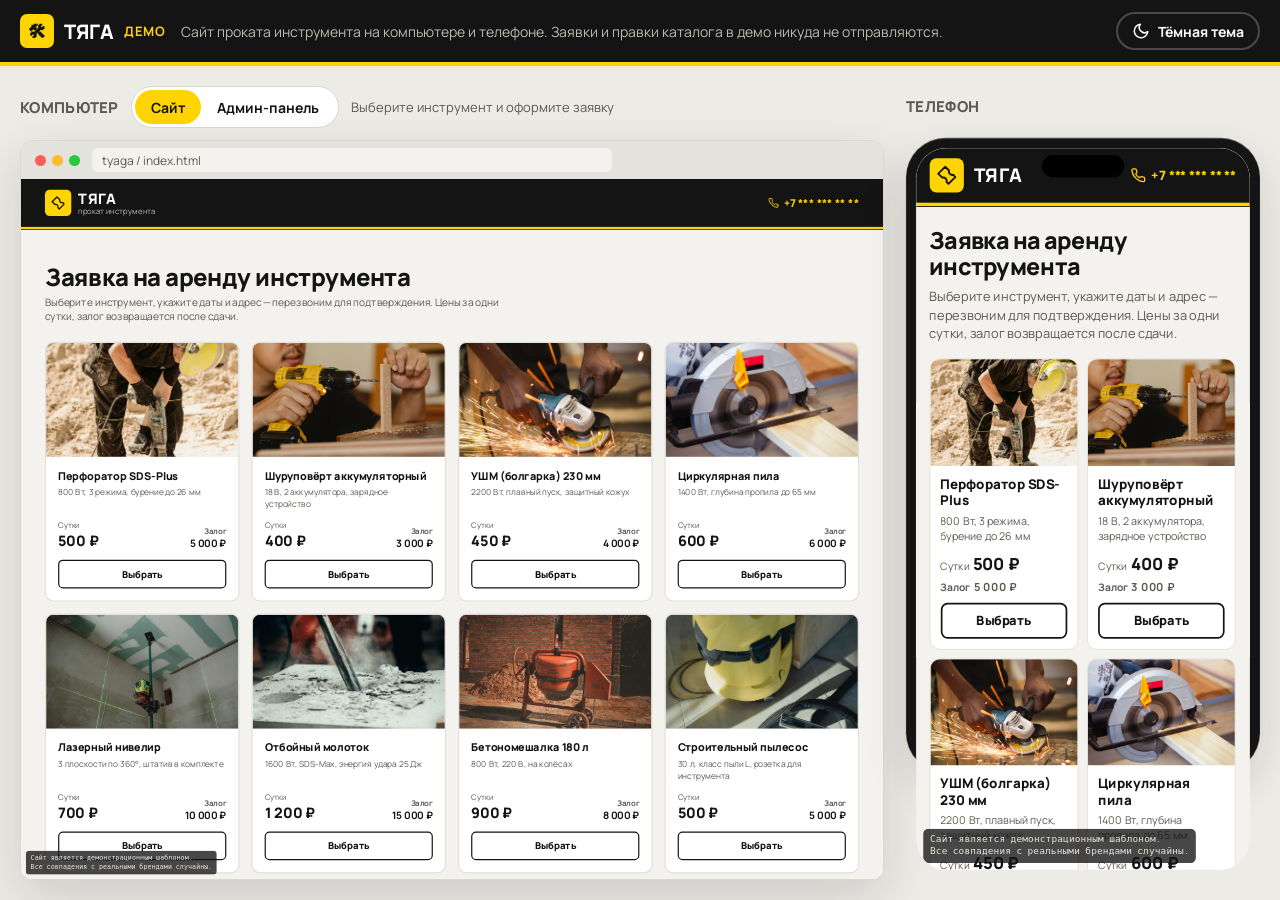
<file: demo/index.html>
<!doctype html>
<html lang="ru">
<head>
<meta charset="utf-8">
<meta name="viewport" content="width=device-width, initial-scale=1">
<meta name="robots" content="noindex, nofollow">
<title>Демо — ТЯГА</title>
<link rel="icon" href="data:image/svg+xml,<svg xmlns=%22http://www.w3.org/2000/svg%22 viewBox=%220 0 100 100%22><text y=%22.9em%22 font-size=%2290%22>🛠️</text></svg>">
<link rel="preconnect" href="https://fonts.googleapis.com">
<link rel="preconnect" href="https://fonts.gstatic.com" crossorigin>
<link rel="stylesheet" href="https://fonts.googleapis.com/css2?family=Manrope:wght@400;600;700;800&display=swap">
<script>
  // Тема до отрисовки, чтобы не мигало
  (function () {
    var t = null;
    try { t = localStorage.getItem('tyaga_demo_theme'); } catch (e) {}
    if (t !== 'dark' && t !== 'light') t = window.matchMedia && matchMedia('(prefers-color-scheme: dark)').matches ? 'dark' : 'light';
    document.documentElement.setAttribute('data-theme', t);
  })();
</script>
<style>
:root{
  --bg:#ECEBE6; --panel:#FFFFFF; --text:#141414; --muted:#5C5950; --line:#DAD8D0;
  --chrome:#E4E2DC; --chip:#F3F2EE; --bezel:#141414; --shadow:0 18px 50px rgba(20,20,20,.14);
}
:root[data-theme="dark"]{
  --bg:#0B0B0A; --panel:#181817; --text:#ECEAE4; --muted:#A8A49A; --line:#2C2B28;
  --chrome:#222220; --chip:#262624; --bezel:#2E2D2A; --shadow:0 18px 50px rgba(0,0,0,.5);
}
*{box-sizing:border-box}
html,body{height:100%}
body{margin:0;background:var(--bg);color:var(--text);font-family:'Manrope',system-ui,-apple-system,'Segoe UI',Arial,sans-serif;display:flex;flex-direction:column;transition:background .25s,color .25s}
button{font-family:inherit;cursor:pointer}

.top{display:flex;align-items:center;gap:16px;padding:12px 20px;background:#141414;border-bottom:4px solid #FFD400;color:#fff;flex-wrap:wrap}
.brand{display:flex;align-items:center;gap:10px;font-weight:800;font-size:20px;color:#fff;text-decoration:none}
.brand i{width:34px;height:34px;border-radius:7px;background:#FFD400;color:#141414;display:flex;align-items:center;justify-content:center;font-style:normal;font-size:18px}
.brand span{font-size:13px;font-weight:700;color:#FFD400;letter-spacing:.5px}
.top p{margin:0;color:#BDB9AE;font-size:14px;flex:1;min-width:200px}
.theme{height:38px;padding:0 14px;border-radius:999px;border:2px solid #4A4A4A;background:transparent;color:#fff;font-weight:700;font-size:14px;display:flex;align-items:center;gap:8px}
.theme:hover{border-color:#FFD400}
.theme svg{width:18px;height:18px}
.theme .sun{display:none}
:root[data-theme="dark"] .theme .sun{display:block}
:root[data-theme="dark"] .theme .moon{display:none}

.stage{flex:1;min-height:0;display:flex;gap:22px;padding:20px}
.col{display:flex;flex-direction:column;gap:12px;min-width:0;min-height:0}
.col-pc{flex:1}
.col-phone{flex:none}
.bar{display:flex;align-items:center;gap:12px;min-height:40px;flex-wrap:wrap}
.bar h2{margin:0;font-size:15px;font-weight:800;letter-spacing:.3px;text-transform:uppercase;color:var(--muted)}
.seg{display:inline-flex;background:var(--panel);border:1px solid var(--line);border-radius:999px;padding:3px}
.seg button{height:34px;padding:0 16px;border:0;border-radius:999px;background:transparent;color:var(--text);font-weight:700;font-size:14px}
.seg button.on{background:#FFD400;color:#141414}
.tip{font-size:13px;color:var(--muted)}

.browser{flex:1;min-height:0;display:flex;flex-direction:column;border-radius:12px;overflow:hidden;background:var(--panel);box-shadow:var(--shadow);border:1px solid var(--line)}
.chrome{display:flex;align-items:center;gap:12px;height:38px;padding:0 14px;background:var(--chrome);flex:none}
.dots{display:flex;gap:6px}
.dots b{width:11px;height:11px;border-radius:50%;background:#FF5F57}
.dots b:nth-child(2){background:#FEBC2E}
.dots b:nth-child(3){background:#28C840}
.url{flex:1;max-width:520px;height:24px;border-radius:6px;background:var(--chip);color:var(--muted);font-size:12px;display:flex;align-items:center;padding:0 10px;overflow:hidden;white-space:nowrap}
.screen{flex:1;min-height:0;position:relative;overflow:hidden;background:#F3F2EE}
.screen iframe{position:absolute;top:0;left:0;border:0;transform-origin:0 0;background:#F3F2EE}
:root[data-theme="dark"] .screen,:root[data-theme="dark"] .screen iframe{background:#0F0F0E}
.screen iframe[hidden]{display:none}

.phone{flex:none;position:relative;border-radius:46px;background:var(--bezel);padding:12px;box-shadow:var(--shadow);transform-origin:top center}
.phone::before{content:"";position:absolute;top:20px;left:50%;width:96px;height:26px;margin-left:-48px;border-radius:14px;background:#000;z-index:2}
.phone iframe{display:block;width:390px;height:844px;border:0;border-radius:35px;background:#F3F2EE}
:root[data-theme="dark"] .phone iframe{background:#0F0F0E}
.phone-box{flex:1;min-height:0;display:flex;justify-content:center}

.toast{position:fixed;left:50%;bottom:24px;transform:translate(-50%,20px);background:#141414;color:#fff;border:2px solid #FFD400;padding:12px 18px;border-radius:10px;font-size:14px;font-weight:600;opacity:0;pointer-events:none;transition:opacity .2s,transform .2s;z-index:10;max-width:calc(100% - 32px)}
.toast.show{opacity:1;transform:translate(-50%,0)}

@media (max-width:900px){
  body{height:auto}
  .stage{flex-direction:column;padding:16px}
  .browser{flex:none;height:62vh}
  .top p{order:3;flex-basis:100%}
}
</style>
</head>
<body>

<header class="top">
  <a class="brand" href="../index.html" title="Открыть настоящий сайт"><i>🛠</i>ТЯГА <span>ДЕМО</span></a>
  <p>Сайт проката инструмента на компьютере и телефоне. Заявки и правки каталога в демо никуда не отправляются.</p>
  <button class="theme" id="theme" type="button" aria-label="Сменить тему">
    <svg class="moon" viewBox="0 0 24 24" fill="none" stroke="currentColor" stroke-width="2" stroke-linecap="round" stroke-linejoin="round"><path d="M21 12.8A9 9 0 1 1 11.2 3a7 7 0 0 0 9.8 9.8z"/></svg>
    <svg class="sun" viewBox="0 0 24 24" fill="none" stroke="currentColor" stroke-width="2" stroke-linecap="round"><circle cx="12" cy="12" r="4.5"/><path d="M12 2v2M12 20v2M4.9 4.9l1.4 1.4M17.7 17.7l1.4 1.4M2 12h2M20 12h2M4.9 19.1l1.4-1.4M17.7 6.3l1.4-1.4"/></svg>
    <span id="themeText">Тёмная тема</span>
  </button>
</header>

<main class="stage">
  <section class="col col-pc">
    <div class="bar">
      <h2>Компьютер</h2>
      <div class="seg" role="tablist" aria-label="Что показать">
        <button type="button" id="tabSite" class="on" role="tab" aria-selected="true">Сайт</button>
        <button type="button" id="tabAdmin" role="tab" aria-selected="false">Админ-панель</button>
      </div>
      <span class="tip" id="tip">Выберите инструмент и оформите заявку</span>
    </div>
    <div class="browser">
      <div class="chrome"><span class="dots"><b></b><b></b><b></b></span><span class="url" id="url">tyaga / index.html</span></div>
      <div class="screen" id="screen">
        <iframe id="pcSite" src="site/index.html" title="Сайт на компьютере"></iframe>
        <iframe id="pcAdmin" title="Админ-панель на компьютере" hidden></iframe>
      </div>
    </div>
  </section>

  <section class="col col-phone">
    <div class="bar"><h2>Телефон</h2></div>
    <div class="phone-box" id="phoneBox">
      <div class="phone" id="phone"><iframe id="mobile" src="site/index.html" title="Сайт на телефоне"></iframe></div>
    </div>
  </section>
</main>

<div class="toast" id="toast" role="status"></div>

<script>
(function () {
  var $ = function (id) { return document.getElementById(id); };
  var PC_W = 1440, PH_W = 414, PH_H = 868; // ширина «монитора» и размер телефона с рамкой
  var frames = [$('pcSite'), $('pcAdmin'), $('mobile')];
  var mode = 'site', toastTimer;

  function toast(text) {
    $('toast').textContent = text; $('toast').classList.add('show');
    clearTimeout(toastTimer); toastTimer = setTimeout(function () { $('toast').classList.remove('show'); }, 3200);
  }

  // Связь со страницами внутри рамок (js/demo.js)
  var demo = window.TYAGA_DEMO = {
    theme: document.documentElement.getAttribute('data-theme'),
    catalog: null,
    show: function (m) { show(m); },
    saved: function () {
      $('pcSite').contentWindow.location.reload();
      $('mobile').contentWindow.location.reload();
      toast('Каталог сохранён в демо: изменения уже видны на сайте и в телефоне');
    },
    booked: function () { toast('Демо: заявка не отправлена и письмо не ушло'); }
  };

  // Темы
  function applyTheme(t) {
    demo.theme = t;
    document.documentElement.setAttribute('data-theme', t);
    $('themeText').textContent = t === 'dark' ? 'Светлая тема' : 'Тёмная тема';
    frames.forEach(function (f) {
      try { f.contentDocument.documentElement.classList.toggle('demo-dark', t === 'dark'); } catch (e) {}
    });
  }
  $('theme').addEventListener('click', function () {
    var t = demo.theme === 'dark' ? 'light' : 'dark';
    try { localStorage.setItem('tyaga_demo_theme', t); } catch (e) {}
    applyTheme(t);
  });
  applyTheme(demo.theme);

  // Сайт / админ-панель
  function show(m) {
    mode = m;
    var admin = m === 'admin';
    if (admin && !$('pcAdmin').getAttribute('src')) $("pcAdmin").src = "site/admin.html";
    $('pcSite').hidden = admin; $('pcAdmin').hidden = !admin;
    $('tabSite').classList.toggle('on', !admin); $('tabAdmin').classList.toggle('on', admin);
    $('tabSite').setAttribute('aria-selected', String(!admin)); $('tabAdmin').setAttribute('aria-selected', String(admin));
    $('tip').textContent = admin ? 'Пароль любой. Поменяйте цену или фото и нажмите «Сохранить»' : 'Выберите инструмент и оформите заявку';
    updateUrl();
  }
  $('tabSite').addEventListener('click', function () { show('site'); });
  $('tabAdmin').addEventListener('click', function () { show('admin'); });

  function updateUrl() {
    var f = mode === 'admin' ? $('pcAdmin') : $('pcSite'), p = '';
    try { p = f.contentWindow.location.pathname.split('/').pop() + f.contentWindow.location.hash; } catch (e) {}
    $('url').textContent = 'tyaga / ' + (p || (mode === 'admin' ? 'admin.html' : 'index.html'));
  }
  frames.forEach(function (f) {
    f.addEventListener('load', function () {
      if (f !== $('mobile')) {
        updateUrl();
        try { f.contentWindow.addEventListener('hashchange', updateUrl); } catch (e) {}
      }
    });
  });

  // Масштаб: компьютер рисуется шириной 1440 px и уменьшается под окно, телефон — под высоту
  function fit() {
    var narrow = innerWidth <= 900;
    var box = $('phoneBox'), ph = $('phone');
    var avail = narrow ? Math.min(innerWidth - 32, PH_W) / PH_W : Math.min(1, box.clientHeight / PH_H);
    if (!narrow && avail * PH_W > innerWidth * 0.34) avail = innerWidth * 0.34 / PH_W;
    ph.style.transform = 'scale(' + avail + ')';
    box.style.width = Math.round(PH_W * avail) + 'px';
    box.style.height = narrow ? Math.round(PH_H * avail) + 'px' : '';
    box.parentNode.style.width = narrow ? '' : Math.round(PH_W * avail) + 'px';
    box.parentNode.style.alignSelf = narrow ? 'center' : '';

    var s = $('screen'), k = s.clientWidth / PC_W;
    [$('pcSite'), $('pcAdmin')].forEach(function (f) {
      f.style.width = PC_W + 'px';
      f.style.height = Math.ceil(s.clientHeight / k) + 'px';
      f.style.transform = 'scale(' + k + ')';
    });
  }
  addEventListener('resize', fit);
  fit(); setTimeout(fit, 0);
})();
</script>
</body>
</html>
</file>
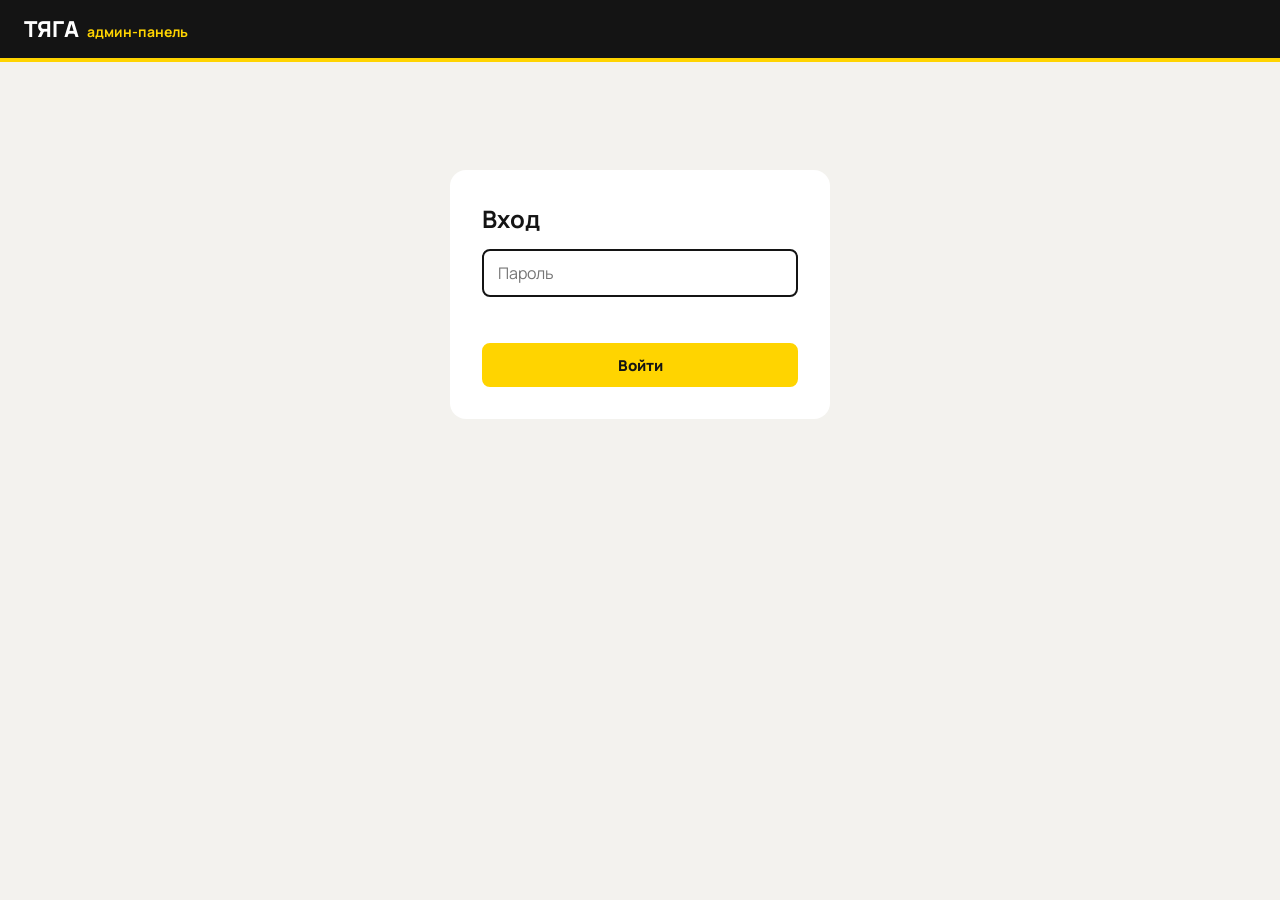
<file: admin.html>
<!doctype html>
<html lang="ru">
<head>
<meta charset="utf-8">
<meta name="viewport" content="width=device-width, initial-scale=1">
<meta name="robots" content="noindex, nofollow">
<title>Админ-панель — ТЯГА</title>
<link rel="icon" href="data:image/svg+xml,<svg xmlns=%22http://www.w3.org/2000/svg%22 viewBox=%220 0 100 100%22><text y=%22.9em%22 font-size=%2290%22>🛠️</text></svg>">
<link rel="preconnect" href="https://fonts.googleapis.com">
<link rel="preconnect" href="https://fonts.gstatic.com" crossorigin>
<link rel="stylesheet" href="https://fonts.googleapis.com/css2?family=Manrope:wght@400;600;700;800&display=swap">
<style>
*{box-sizing:border-box}
[hidden]{display:none !important}
body{margin:0;background:#F3F2EE;font-family:'Manrope',system-ui,-apple-system,'Segoe UI',Arial,sans-serif;color:#141414}
button,input,textarea{font-family:inherit;font-size:15px}
button{cursor:pointer}
header{background:#141414;border-bottom:4px solid #FFD400;position:sticky;top:0;z-index:10}
header .in{max-width:1280px;margin:0 auto;padding:14px 24px;display:flex;align-items:center;gap:16px;flex-wrap:wrap}
.logo{color:#fff;font-weight:800;font-size:22px;text-decoration:none}
.logo span{color:#FFD400;font-size:14px;font-weight:700;margin-left:8px}
.sp{flex-grow:1}
.status{color:#BDB9AE;font-size:14px}
.status.dirty{color:#FFD400}
.status.bad{color:#FF8A80}
.btn{height:44px;padding:0 18px;border-radius:8px;border:2px solid #141414;background:#fff;color:#141414;font-weight:800}
.btn-y{background:#FFD400;border-color:#FFD400}
.btn-y:disabled{opacity:.45;cursor:default}
.btn-g{background:transparent;border-color:#4A4A4A;color:#fff}
a.btn-g{display:inline-flex;align-items:center;text-decoration:none}
main{max-width:1280px;margin:0 auto;padding:28px 24px 64px}
.hint{color:#5C5950;font-size:14px;margin:0 0 20px}

.login{max-width:380px;margin:12vh auto;background:#fff;border-radius:16px;padding:32px;display:flex;flex-direction:column;gap:14px}
.login h1{margin:0;font-size:24px}
.login input{height:48px;border:2px solid #E2E0D8;border-radius:8px;padding:0 14px;font-size:16px}
.login input:focus{outline:none;border-color:#141414}
.err{color:#C62828;font-size:14px;min-height:18px}

.grid{display:grid;grid-template-columns:repeat(4,1fr);gap:20px}
.card{background:#fff;border:2px solid #E2E0D8;border-radius:14px;overflow:hidden;display:flex;flex-direction:column;cursor:grab}
.card.ghost{opacity:.35;border-style:dashed}
.card.float{position:fixed;z-index:50;pointer-events:none;cursor:grabbing;box-shadow:0 14px 34px rgba(0,0,0,.22);border-color:#FFD400;transform:rotate(1.5deg)}
.card-img{touch-action:none}
.card-img{background:#ECEAE4;height:170px;position:relative}
.card-img img{width:100%;height:100%;object-fit:cover}
.grip{position:absolute;top:10px;left:10px;background:#141414;color:#FFD400;font-size:12px;font-weight:800;padding:6px 9px;border-radius:6px;pointer-events:none}
.photo-btn{position:absolute;right:10px;bottom:10px;background:#fff;border:0;border-radius:6px;padding:7px 10px;font-weight:700;font-size:13px;box-shadow:0 1px 4px rgba(0,0,0,.2)}
.busy{position:absolute;inset:0;background:rgba(255,255,255,.75);display:flex;align-items:center;justify-content:center;font-weight:700;font-size:14px}
.card-body{padding:16px;display:flex;flex-direction:column;gap:10px;flex-grow:1;cursor:default}
.card label{font-size:12px;color:#5C5950;font-weight:700;display:flex;flex-direction:column;gap:4px}
.card input,.card textarea{border:2px solid #E2E0D8;border-radius:8px;padding:8px 10px;width:100%;color:#141414;background:#fff}
.card input:focus,.card textarea:focus{outline:none;border-color:#141414}
.card input.name{font-weight:800;font-size:16px}
.card textarea{resize:vertical;min-height:62px;line-height:1.4}
.card input.bad{border-color:#C62828}
.row{display:grid;grid-template-columns:1fr 1fr;gap:10px}
.del{margin-top:auto;height:40px;border-radius:8px;border:2px solid #E2E0D8;background:#fff;color:#C62828;font-weight:700}
.del:hover{border-color:#C62828}
.add{border:2px dashed #BDB9AE;border-radius:14px;background:transparent;min-height:300px;font-weight:800;font-size:17px;color:#5C5950}
.add:hover{border-color:#141414;color:#141414}

@media (max-width:1100px){.grid{grid-template-columns:repeat(3,1fr)}}
@media (max-width:820px){.grid{grid-template-columns:1fr 1fr;gap:14px}}
@media (max-width:560px){
  .grid{grid-template-columns:1fr}
  header .in,main{padding-left:16px;padding-right:16px}
  .status{order:5;width:100%}
}
</style>
</head>
<body>

<header><div class="in">
  <a class="logo" href="index.html">ТЯГА<span>админ-панель</span></a>
  <span class="sp"></span>
  <span class="status" id="status"></span>
  <span id="tools" hidden>
    <a class="btn btn-g" href="index.html#catalog" target="_blank">Открыть сайт</a>
    <button class="btn btn-g" id="logout" type="button">Выйти</button>
    <button class="btn btn-y" id="save" type="button" disabled>Сохранить</button>
  </span>
</div></header>

<form class="login" id="login">
  <h1>Вход</h1>
  <input type="password" id="pw" placeholder="Пароль" autocomplete="current-password" required autofocus>
  <div class="err" id="loginErr"></div>
  <button class="btn btn-y" id="loginBtn" type="submit">Войти</button>
</form>

<main id="editor" hidden>
  <p class="hint">Перетаскивайте карточки мышкой, чтобы поменять порядок. Чтобы сменить фото, нажмите «Сменить фото». Изменения появятся на сайте после кнопки «Сохранить».</p>
  <div class="grid" id="grid"></div>
  <input type="file" id="file" accept="image/*" hidden>
</main>

<script src="js/catalog.js?v=1"></script>
<script>
(function () {
  var $ = function (id) { return document.getElementById(id); };
  var esc = function (s) { return String(s == null ? '' : s).replace(/[&<>"]/g, function (c) { return {'&':'&amp;','<':'&lt;','>':'&gt;','"':'&quot;'}[c]; }); };
  var PW_KEY = 'tyaga_admin_pw';
  var password = '', items = [], dirty = false, uploading = 0, saving = false, photoFor = null;

  function api(body) {
    return fetch(SHEET_URL, {
      method: 'POST',
      headers: { 'Content-Type': 'text/plain;charset=utf-8' }, // без предварительного CORS-запроса
      body: JSON.stringify(body)
    }).then(function (r) { return r.text(); }).then(function (t) {
      try { return JSON.parse(t); } catch (e) { throw new Error('Скрипт ответил не так, как ожидалось. Проверьте, что развернута новая версия.'); }
    });
  }
  function status(text, cls) { $('status').textContent = text; $('status').className = 'status' + (cls ? ' ' + cls : ''); }
  function refreshSave() {
    $('save').disabled = !dirty || uploading > 0 || saving;
    if (uploading) status('Загружаем фото…');
    else if (saving) status('Сохраняем…');
    else if (dirty) status('Есть несохранённые изменения', 'dirty');
  }
  function touch() { dirty = true; refreshSave(); }

  // ===== Вход =====
  function login(pw, silent) {
    $('loginBtn').disabled = true; $('loginErr').textContent = silent ? '' : 'Проверяем…';
    api({ action: 'login', password: pw }).then(function (d) {
      if (!d.success) throw new Error(d.message || 'Ошибка входа');
      password = pw;
      try { sessionStorage.setItem(PW_KEY, pw); } catch (e) {}
      items = (d.products || DEFAULT_TOOLS).map(function (t) { var c = {}; for (var k in t) c[k] = t[k]; return c; });
      $('login').hidden = true; $('editor').hidden = false; $('tools').hidden = false;
      status(d.products ? 'Каталог загружен' : 'Сохранённого каталога пока нет — показан текущий с сайта');
      render();
    }).catch(function (err) {
      try { sessionStorage.removeItem(PW_KEY); } catch (e) {}
      $('loginErr').textContent = err.message || String(err);
    }).then(function () { $('loginBtn').disabled = false; });
  }
  $('login').addEventListener('submit', function (e) { e.preventDefault(); login($('pw').value); });
  $('logout').addEventListener('click', function () {
    if (dirty && !confirm('Есть несохранённые изменения. Всё равно выйти?')) return;
    try { sessionStorage.removeItem(PW_KEY); } catch (e) {}
    dirty = false; location.reload();
  });
  var saved = null;
  try { saved = sessionStorage.getItem(PW_KEY); } catch (e) {}
  if (saved) login(saved, true);

  // ===== Карточки =====
  function find(id) { return items.filter(function (t) { return t.id === id; })[0]; }
  function cardHtml(t) {
    return '<div class="card" data-id="' + esc(t.id) + '">' +
      '<div class="card-img">' + (t.img ? '<img src="' + esc(t.img) + '" alt="" style="object-position:' + esc(t.pos || '50% 50%') + '">' : '') +
        '<span class="grip">⠿ ПЕРЕТАЩИТЬ</span>' +
        '<button type="button" class="photo-btn" data-act="photo">' + (t.img ? 'Сменить фото' : 'Добавить фото') + '</button>' +
        (t._busy ? '<div class="busy">Загружаем фото…</div>' : '') + '</div>' +
      '<div class="card-body">' +
        '<label>Название<input class="name" data-f="name" value="' + esc(t.name) + '" maxlength="120"></label>' +
        '<label>Описание<textarea data-f="spec" maxlength="400">' + esc(t.spec) + '</textarea></label>' +
        '<div class="row">' +
          '<label>Цена за сутки, ₽<input type="number" min="0" step="10" inputmode="numeric" data-f="price" value="' + esc(t.price) + '"></label>' +
          '<label>Залог, ₽<input type="number" min="0" step="100" inputmode="numeric" data-f="deposit" value="' + esc(t.deposit) + '"></label>' +
        '</div>' +
        '<button type="button" class="del" data-act="del">Удалить</button>' +
      '</div></div>';
  }
  function render() {
    $('grid').innerHTML = items.map(cardHtml).join('') + '<button type="button" class="add" id="add">+ Добавить инструмент</button>';
  }

  $('grid').addEventListener('input', function (e) {
    var f = e.target.getAttribute('data-f'); if (!f) return;
    var t = find(e.target.closest('.card').getAttribute('data-id'));
    t[f] = (f === 'price' || f === 'deposit') ? Number(e.target.value) || 0 : e.target.value;
    e.target.classList.remove('bad');
    touch();
  });
  $('grid').addEventListener('click', function (e) {
    if (e.target.id === 'add') {
      items.push({ id: 't' + Date.now().toString(36), name: '', spec: '', price: 0, deposit: 0, img: '', pos: '50% 50%' });
      render(); touch();
      var cards = $('grid').querySelectorAll('.card');
      cards[cards.length - 1].querySelector('.name').focus();
      return;
    }
    var act = e.target.getAttribute('data-act'); if (!act) return;
    var id = e.target.closest('.card').getAttribute('data-id'), t = find(id);
    if (act === 'del') {
      if (!confirm('Удалить «' + (t.name || 'без названия') + '»?')) return;
      items = items.filter(function (x) { return x !== t; });
      render(); touch();
    } else if (act === 'photo') {
      photoFor = t; $('file').value = ''; $('file').click();
    }
  });

  // Перетаскивание мышью (на телефоне — за фото). Карточка остаётся на месте полупрозрачной, за курсором едет её копия.
  var drag = null;
  $('grid').addEventListener('pointerdown', function (e) {
    if (e.button !== 0 || e.target.closest('input,textarea,button')) return;
    var card = e.target.closest('.card'); if (!card) return;
    if (e.pointerType !== 'mouse' && !e.target.closest('.card-img')) return;
    e.preventDefault();
    drag = { card: card, x: e.clientX, y: e.clientY, started: false };
  });
  document.addEventListener('pointermove', function (e) {
    if (!drag) return;
    if (!drag.started) {
      if (Math.abs(e.clientX - drag.x) + Math.abs(e.clientY - drag.y) < 6) return;
      var r = drag.card.getBoundingClientRect();
      drag.dx = drag.x - r.left; drag.dy = drag.y - r.top;
      drag.clone = drag.card.cloneNode(true);
      drag.clone.className = 'card float';
      drag.clone.style.width = r.width + 'px'; drag.clone.style.height = r.height + 'px';
      document.body.appendChild(drag.clone);
      drag.card.classList.add('ghost');
      drag.started = true;
    }
    drag.clone.style.left = (e.clientX - drag.dx) + 'px';
    drag.clone.style.top = (e.clientY - drag.dy) + 'px';
    var over = document.elementFromPoint(e.clientX, e.clientY);
    var target = over && over.closest && over.closest('#grid .card');
    if (target && target !== drag.card) {
      var cards = [].slice.call($('grid').querySelectorAll('.card'));
      var after = cards.indexOf(drag.card) < cards.indexOf(target);
      $('grid').insertBefore(drag.card, after ? target.nextSibling : target);
    }
    // автопрокрутка у краёв окна
    if (e.clientY < 80) window.scrollBy(0, -12); else if (e.clientY > innerHeight - 60) window.scrollBy(0, 12);
  });
  function endDrag() {
    if (!drag) return;
    var d = drag; drag = null;
    if (!d.started) return;
    d.clone.remove(); d.card.classList.remove('ghost');
    var order = [].map.call($('grid').querySelectorAll('.card'), function (c) { return c.getAttribute('data-id'); });
    var moved = order.join() !== items.map(function (t) { return t.id; }).join();
    items = order.map(find);
    if (moved) touch();
  }
  document.addEventListener('pointerup', endDrag);
  document.addEventListener('pointercancel', endDrag);

  // ===== Фото: уменьшаем в браузере и загружаем на Google Диск через скрипт =====
  function shrink(file, cb) {
    var img = new Image(), url = URL.createObjectURL(file);
    img.onload = function () {
      var max = 1200, k = Math.min(1, max / Math.max(img.width, img.height));
      var c = document.createElement('canvas');
      c.width = Math.round(img.width * k); c.height = Math.round(img.height * k);
      var ctx = c.getContext('2d'); ctx.fillStyle = '#fff'; ctx.fillRect(0, 0, c.width, c.height);
      ctx.drawImage(img, 0, 0, c.width, c.height);
      URL.revokeObjectURL(url);
      var data = c.toDataURL('image/webp', 0.85);
      if (data.indexOf('data:image/webp') !== 0) data = c.toDataURL('image/jpeg', 0.85);
      cb(null, data);
    };
    img.onerror = function () { URL.revokeObjectURL(url); cb(new Error('Не удалось открыть файл как картинку')); };
    img.src = url;
  }
  $('file').addEventListener('change', function () {
    var file = this.files[0], t = photoFor; if (!file || !t) return;
    shrink(file, function (err, dataUrl) {
      if (err) { alert(err.message); return; }
      var old = t.img;
      t.img = dataUrl; t.pos = '50% 50%'; t._busy = true; uploading++;
      render(); refreshSave();
      api({ action: 'uploadImage', password: password, dataUrl: dataUrl, name: t.name || t.id }).then(function (d) {
        if (!d.success) throw new Error(d.message || 'ошибка загрузки');
        t.img = d.url; dirty = true;
      }).catch(function (e) {
        t.img = old;
        alert('Фото не загрузилось: ' + (e.message || e));
      }).then(function () {
        delete t._busy; uploading--; render(); refreshSave();
        if (!uploading && !dirty) status('');
      });
    });
  });

  // ===== Сохранение =====
  $('save').addEventListener('click', function () {
    var bad = null;
    items.forEach(function (t) {
      var card = $('grid').querySelector('.card[data-id="' + t.id + '"]');
      if (!String(t.name).trim()) { card.querySelector('[data-f=name]').classList.add('bad'); bad = bad || card; }
      if (!(t.price > 0)) { card.querySelector('[data-f=price]').classList.add('bad'); bad = bad || card; }
    });
    if (bad) { status('Заполните название и цену — поля отмечены красным', 'bad'); bad.scrollIntoView({ behavior: 'smooth', block: 'center' }); return; }
    saving = true; refreshSave();
    var clean = items.map(function (t) {
      return { id: t.id, name: String(t.name).trim(), spec: String(t.spec || '').trim(), price: t.price, deposit: t.deposit, img: t.img, pos: t.pos || '50% 50%' };
    });
    api({ action: 'saveProducts', password: password, products: clean }).then(function (d) {
      if (d.auth === false) { try { sessionStorage.removeItem(PW_KEY); } catch (e) {} throw new Error('пароль больше не подходит, войдите заново'); }
      if (!d.success) throw new Error(d.message || 'ошибка');
      dirty = false; saving = false; refreshSave();
      status('Сохранено ' + new Date().toLocaleTimeString('ru-RU', { hour: '2-digit', minute: '2-digit' }) + ' — уже на сайте');
    }).catch(function (e) {
      saving = false; refreshSave();
      status('Не сохранилось: ' + (e.message || e), 'bad');
    });
  });

  window.addEventListener('beforeunload', function (e) {
    if (dirty || uploading) { e.preventDefault(); e.returnValue = ''; }
  });
})();
</script>
</body>
</html>
</file>
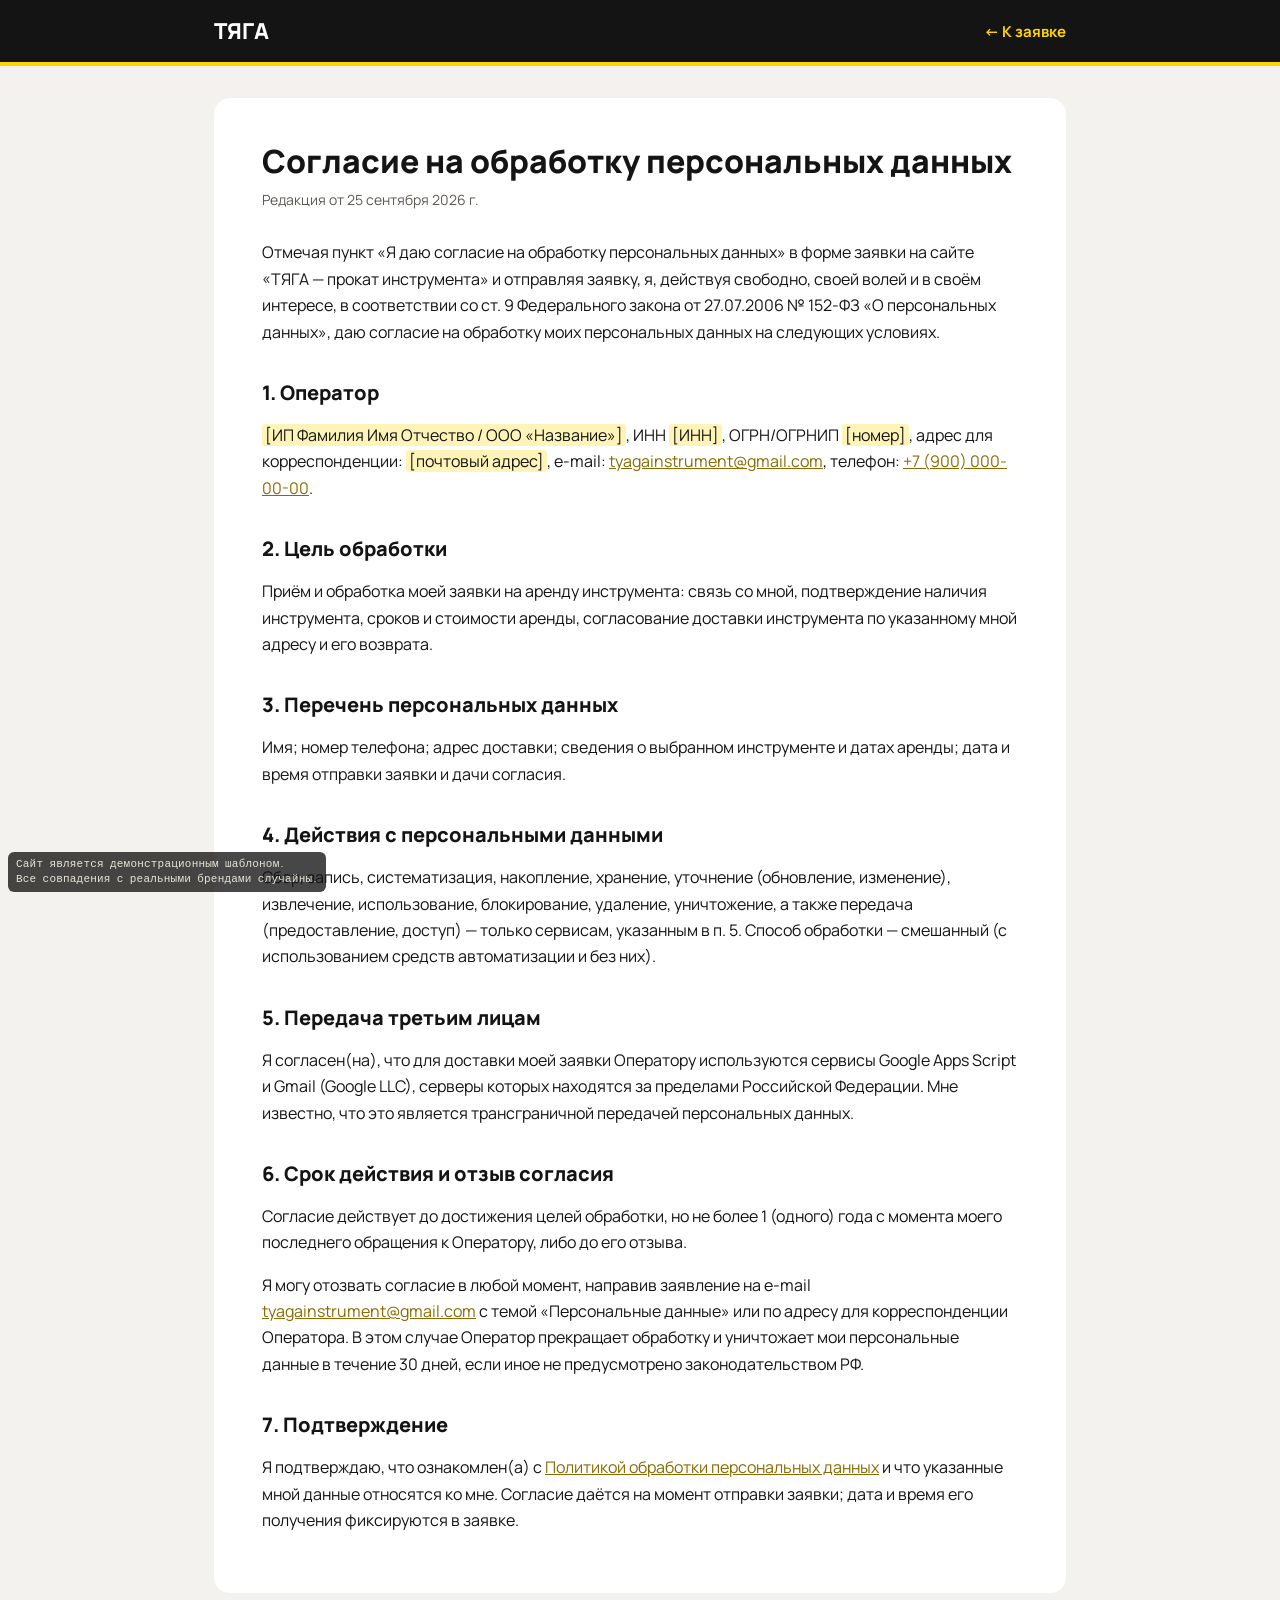
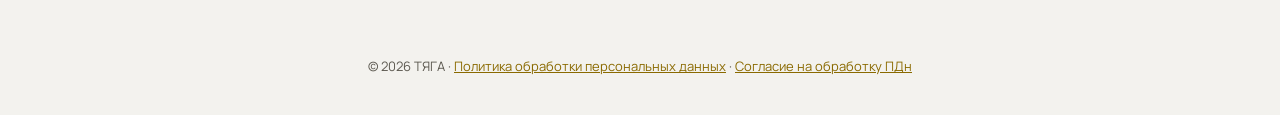
<file: consent.html>
<!doctype html>
<html lang="ru">
<head>
<meta charset="utf-8">
<meta name="viewport" content="width=device-width, initial-scale=1">
<title>Согласие на обработку персональных данных — ТЯГА</title>
<link rel="icon" href="data:image/svg+xml,<svg xmlns=%22http://www.w3.org/2000/svg%22 viewBox=%220 0 100 100%22><text y=%22.9em%22 font-size=%2290%22>🛠️</text></svg>">
<link rel="preconnect" href="https://fonts.googleapis.com">
<link rel="preconnect" href="https://fonts.gstatic.com" crossorigin>
<link rel="stylesheet" href="https://fonts.googleapis.com/css2?family=Manrope:wght@400;600;700;800&family=Share+Tech+Mono&display=swap">
<link rel="stylesheet" href="css/docs.css?v=4">
</head>
<body>
<header><div class="in"><a href="index.html">ТЯГА</a><a href="index.html" class="back">← К заявке</a></div></header>
<main><div class="doc">
<h1>Согласие на обработку персональных данных</h1>
<p class="ed">Редакция от 25 сентября 2026 г.</p>

<p>Отмечая пункт «Я даю согласие на обработку персональных данных» в форме заявки на сайте «ТЯГА — прокат инструмента» и отправляя заявку, я, действуя свободно, своей волей и в своём интересе, в соответствии со ст. 9 Федерального закона от 27.07.2006 № 152-ФЗ «О персональных данных», даю согласие на обработку моих персональных данных на следующих условиях.</p>

<h2>1. Оператор</h2>
<p><span class="fill">[ИП Фамилия Имя Отчество / ООО «Название»]</span>, ИНН <span class="fill">[ИНН]</span>, ОГРН/ОГРНИП <span class="fill">[номер]</span>, адрес для корреспонденции: <span class="fill">[почтовый адрес]</span>, e-mail: <a href="mailto:tyagainstrument@gmail.com">tyagainstrument@gmail.com</a>, телефон: <a href="tel:+79000000000">+7 (900) 000-00-00</a>.</p>

<h2>2. Цель обработки</h2>
<p>Приём и обработка моей заявки на аренду инструмента: связь со мной, подтверждение наличия инструмента, сроков и стоимости аренды, согласование доставки инструмента по указанному мной адресу и его возврата.</p>

<h2>3. Перечень персональных данных</h2>
<p>Имя; номер телефона; адрес доставки; сведения о выбранном инструменте и датах аренды; дата и время отправки заявки и дачи согласия.</p>

<h2>4. Действия с персональными данными</h2>
<p>Сбор, запись, систематизация, накопление, хранение, уточнение (обновление, изменение), извлечение, использование, блокирование, удаление, уничтожение, а также передача (предоставление, доступ) — только сервисам, указанным в п. 5. Способ обработки — смешанный (с использованием средств автоматизации и без них).</p>

<h2>5. Передача третьим лицам</h2>
<p>Я согласен(на), что для доставки моей заявки Оператору используются сервисы Google Apps Script и Gmail (Google LLC), серверы которых находятся за пределами Российской Федерации. Мне известно, что это является трансграничной передачей персональных данных.</p>

<h2>6. Срок действия и отзыв согласия</h2>
<p>Согласие действует до достижения целей обработки, но не более 1 (одного) года с момента моего последнего обращения к Оператору, либо до его отзыва.</p>
<p>Я могу отозвать согласие в любой момент, направив заявление на e-mail <a href="mailto:tyagainstrument@gmail.com">tyagainstrument@gmail.com</a> с темой «Персональные данные» или по адресу для корреспонденции Оператора. В этом случае Оператор прекращает обработку и уничтожает мои персональные данные в течение 30 дней, если иное не предусмотрено законодательством РФ.</p>

<h2>7. Подтверждение</h2>
<p>Я подтверждаю, что ознакомлен(а) с <a href="privacy.html">Политикой обработки персональных данных</a> и что указанные мной данные относятся ко мне. Согласие даётся на момент отправки заявки; дата и время его получения фиксируются в заявке.</p>
</div></main>
<footer>© 2026 ТЯГА · <a href="privacy.html">Политика обработки персональных данных</a> · <a href="consent.html">Согласие на обработку ПДн</a></footer>
<div class="fiction-note" aria-label="Примечание">Сайт является демонстрационным шаблоном.<br>Все совпадения с реальными брендами случайны.</div>
</body>
</html>
</file>
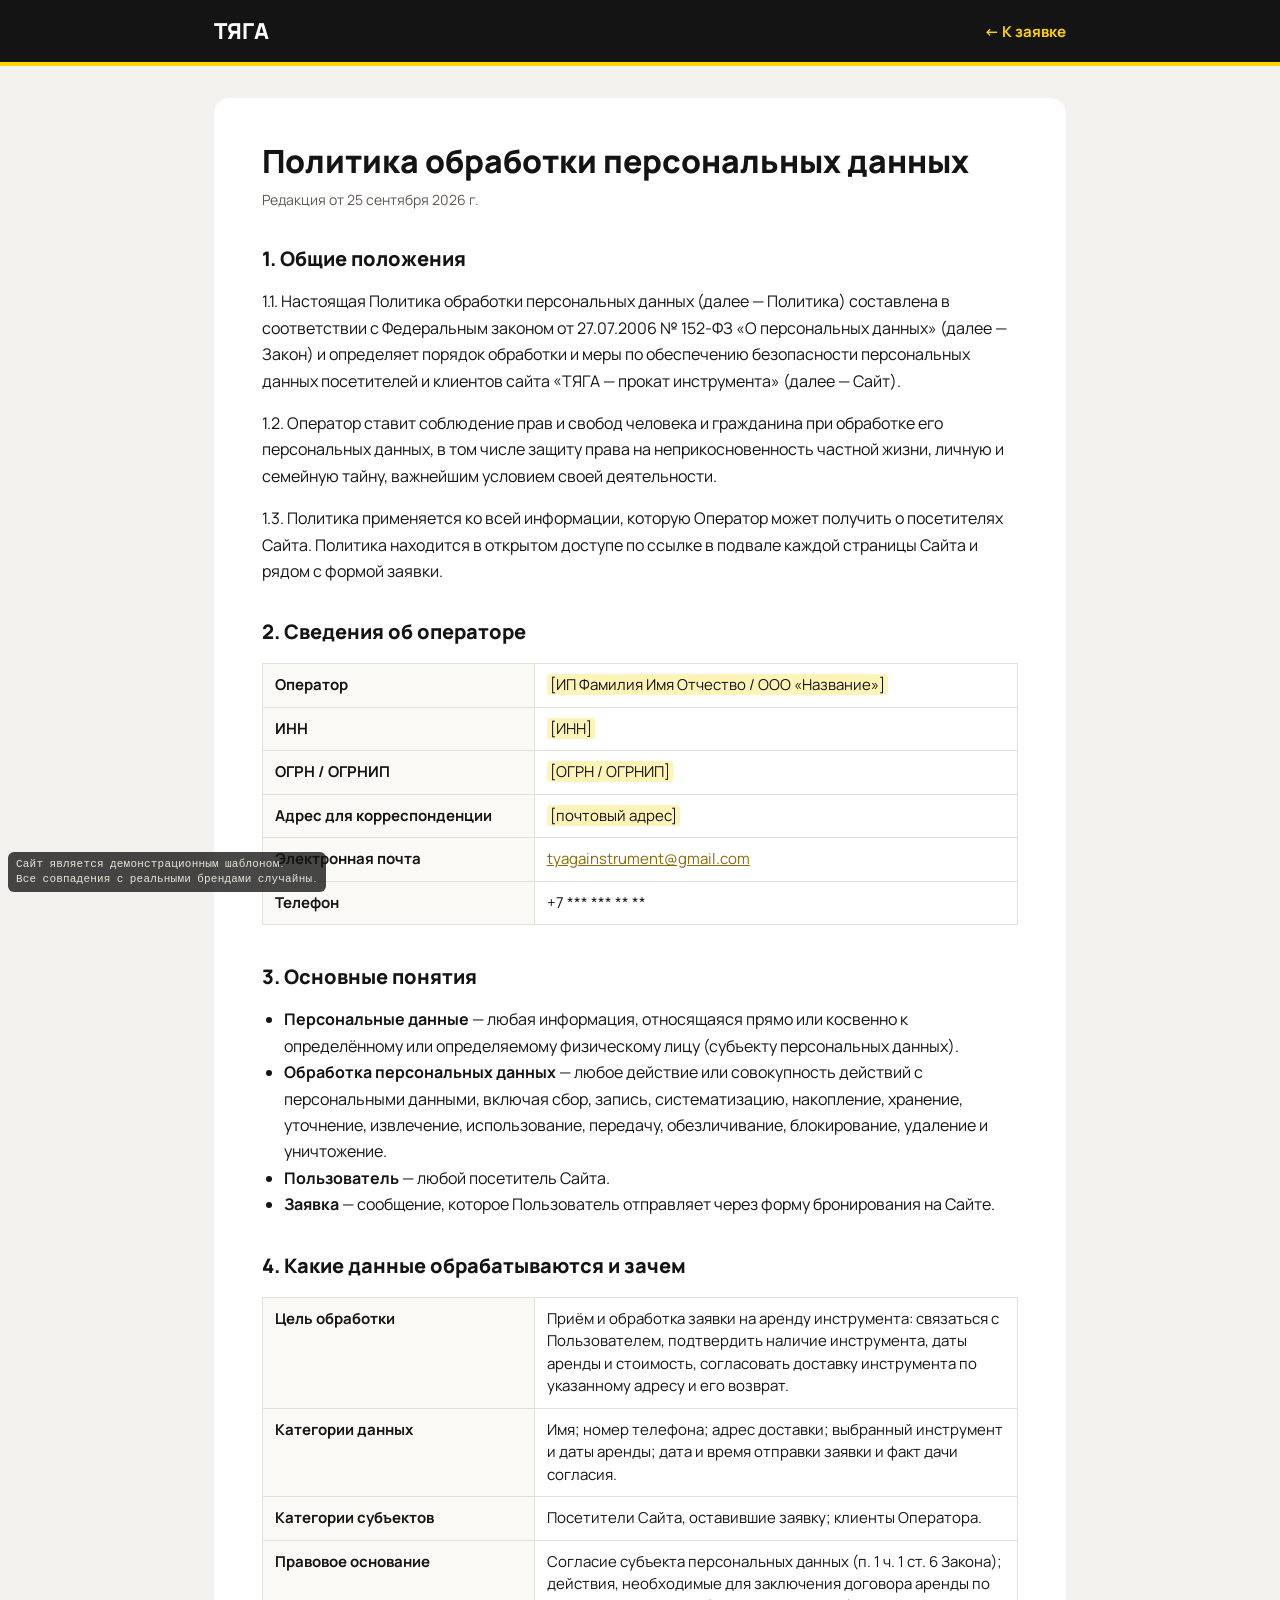
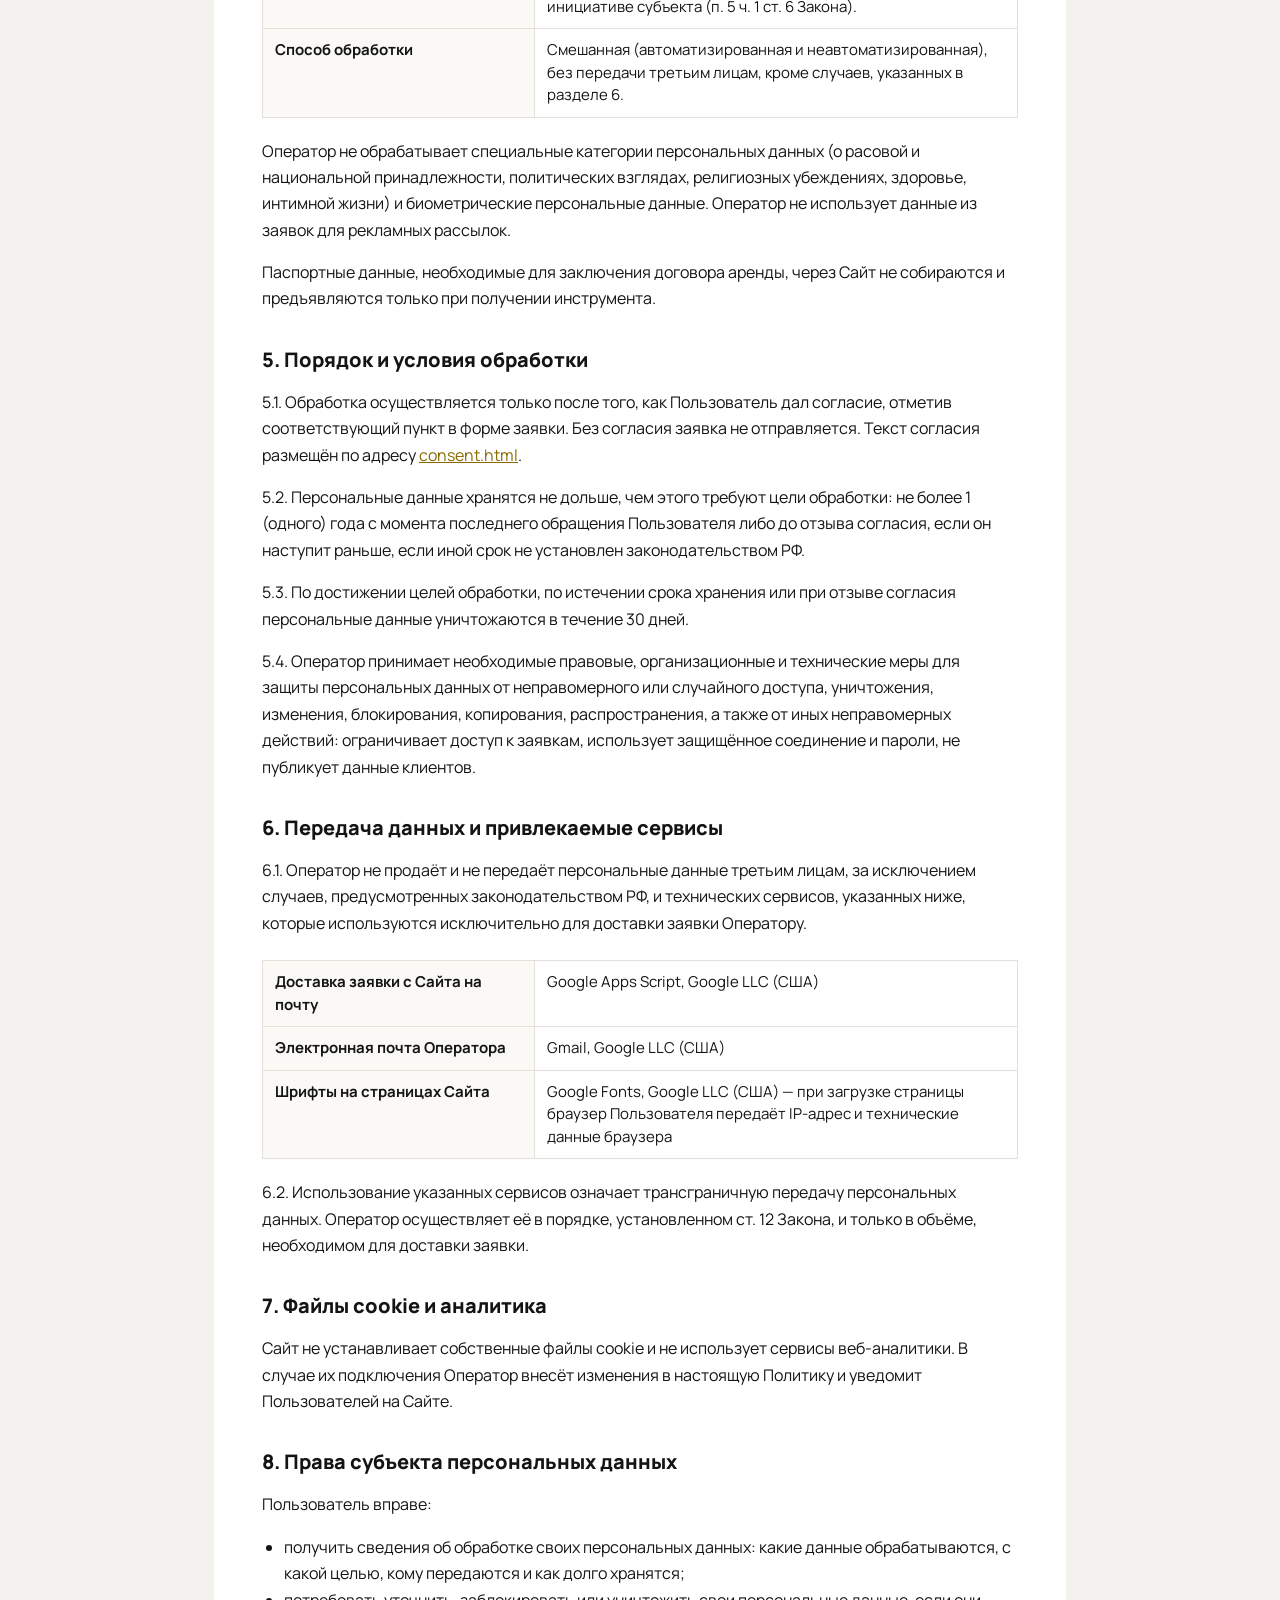
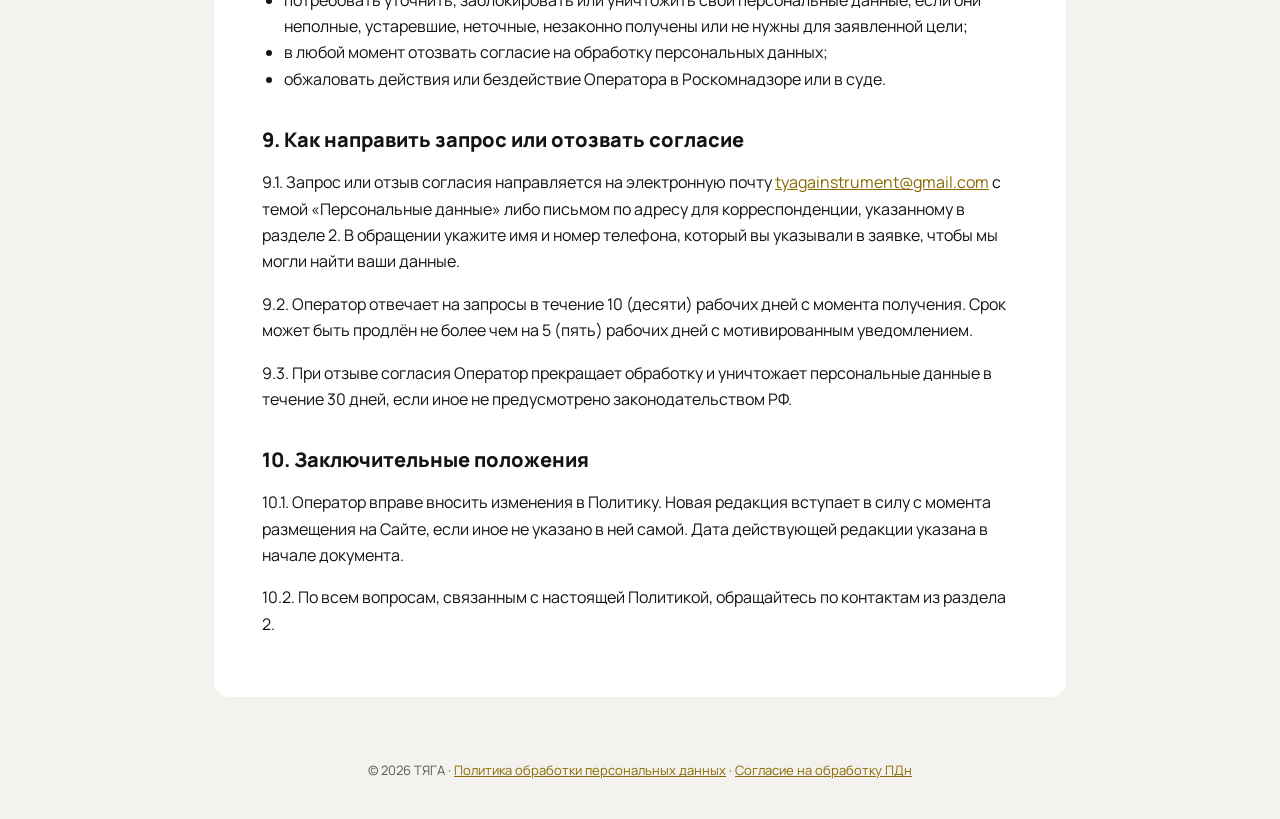
<file: privacy.html>
<!doctype html>
<html lang="ru">
<head>
<meta charset="utf-8">
<meta name="viewport" content="width=device-width, initial-scale=1">
<title>Политика обработки персональных данных — ТЯГА</title>
<link rel="icon" href="data:image/svg+xml,<svg xmlns=%22http://www.w3.org/2000/svg%22 viewBox=%220 0 100 100%22><text y=%22.9em%22 font-size=%2290%22>🛠️</text></svg>">
<link rel="preconnect" href="https://fonts.googleapis.com">
<link rel="preconnect" href="https://fonts.gstatic.com" crossorigin>
<link rel="stylesheet" href="https://fonts.googleapis.com/css2?family=Manrope:wght@400;600;700;800&family=Share+Tech+Mono&display=swap">
<link rel="stylesheet" href="css/docs.css?v=4">
</head>
<body>
<header><div class="in"><a href="index.html">ТЯГА</a><a href="index.html" class="back">← К заявке</a></div></header>
<main><div class="doc">
<h1>Политика обработки персональных данных</h1>
<p class="ed">Редакция от 25 сентября 2026 г.</p>

<h2>1. Общие положения</h2>
<p>1.1. Настоящая Политика обработки персональных данных (далее — Политика) составлена в соответствии с Федеральным законом от 27.07.2006 № 152-ФЗ «О персональных данных» (далее — Закон) и определяет порядок обработки и меры по обеспечению безопасности персональных данных посетителей и клиентов сайта «ТЯГА — прокат инструмента» (далее — Сайт).</p>
<p>1.2. Оператор ставит соблюдение прав и свобод человека и гражданина при обработке его персональных данных, в том числе защиту права на неприкосновенность частной жизни, личную и семейную тайну, важнейшим условием своей деятельности.</p>
<p>1.3. Политика применяется ко всей информации, которую Оператор может получить о посетителях Сайта. Политика находится в открытом доступе по ссылке в подвале каждой страницы Сайта и рядом с формой заявки.</p>

<h2>2. Сведения об операторе</h2>
<div class="wrap-t"><table class="tbl">
<tr><td>Оператор</td><td><span class="fill">[ИП Фамилия Имя Отчество / ООО «Название»]</span></td></tr>
<tr><td>ИНН</td><td><span class="fill">[ИНН]</span></td></tr>
<tr><td>ОГРН / ОГРНИП</td><td><span class="fill">[ОГРН / ОГРНИП]</span></td></tr>
<tr><td>Адрес для корреспонденции</td><td><span class="fill">[почтовый адрес]</span></td></tr>
<tr><td>Электронная почта</td><td><a href="mailto:tyagainstrument@gmail.com">tyagainstrument@gmail.com</a></td></tr>
<tr><td>Телефон</td><td>+7 *** *** ** **</td></tr>
</table></div>

<h2>3. Основные понятия</h2>
<ul>
<li><b>Персональные данные</b> — любая информация, относящаяся прямо или косвенно к определённому или определяемому физическому лицу (субъекту персональных данных).</li>
<li><b>Обработка персональных данных</b> — любое действие или совокупность действий с персональными данными, включая сбор, запись, систематизацию, накопление, хранение, уточнение, извлечение, использование, передачу, обезличивание, блокирование, удаление и уничтожение.</li>
<li><b>Пользователь</b> — любой посетитель Сайта.</li>
<li><b>Заявка</b> — сообщение, которое Пользователь отправляет через форму бронирования на Сайте.</li>
</ul>

<h2>4. Какие данные обрабатываются и зачем</h2>
<div class="wrap-t"><table class="tbl">
<tr><td>Цель обработки</td><td>Приём и обработка заявки на аренду инструмента: связаться с Пользователем, подтвердить наличие инструмента, даты аренды и стоимость, согласовать доставку инструмента по указанному адресу и его возврат.</td></tr>
<tr><td>Категории данных</td><td>Имя; номер телефона; адрес доставки; выбранный инструмент и даты аренды; дата и время отправки заявки и факт дачи согласия.</td></tr>
<tr><td>Категории субъектов</td><td>Посетители Сайта, оставившие заявку; клиенты Оператора.</td></tr>
<tr><td>Правовое основание</td><td>Согласие субъекта персональных данных (п. 1 ч. 1 ст. 6 Закона); действия, необходимые для заключения договора аренды по инициативе субъекта (п. 5 ч. 1 ст. 6 Закона).</td></tr>
<tr><td>Способ обработки</td><td>Смешанная (автоматизированная и неавтоматизированная), без передачи третьим лицам, кроме случаев, указанных в разделе 6.</td></tr>
</table></div>
<p>Оператор не обрабатывает специальные категории персональных данных (о расовой и национальной принадлежности, политических взглядах, религиозных убеждениях, здоровье, интимной жизни) и биометрические персональные данные. Оператор не использует данные из заявок для рекламных рассылок.</p>
<p>Паспортные данные, необходимые для заключения договора аренды, через Сайт не собираются и предъявляются только при получении инструмента.</p>

<h2>5. Порядок и условия обработки</h2>
<p>5.1. Обработка осуществляется только после того, как Пользователь дал согласие, отметив соответствующий пункт в форме заявки. Без согласия заявка не отправляется. Текст согласия размещён по адресу <a href="consent.html">consent.html</a>.</p>
<p>5.2. Персональные данные хранятся не дольше, чем этого требуют цели обработки: не более 1 (одного) года с момента последнего обращения Пользователя либо до отзыва согласия, если он наступит раньше, если иной срок не установлен законодательством РФ.</p>
<p>5.3. По достижении целей обработки, по истечении срока хранения или при отзыве согласия персональные данные уничтожаются в течение 30 дней.</p>
<p>5.4. Оператор принимает необходимые правовые, организационные и технические меры для защиты персональных данных от неправомерного или случайного доступа, уничтожения, изменения, блокирования, копирования, распространения, а также от иных неправомерных действий: ограничивает доступ к заявкам, использует защищённое соединение и пароли, не публикует данные клиентов.</p>

<h2>6. Передача данных и привлекаемые сервисы</h2>
<p>6.1. Оператор не продаёт и не передаёт персональные данные третьим лицам, за исключением случаев, предусмотренных законодательством РФ, и технических сервисов, указанных ниже, которые используются исключительно для доставки заявки Оператору.</p>
<div class="wrap-t"><table class="tbl">
<tr><td>Доставка заявки с Сайта на почту</td><td>Google Apps Script, Google LLC (США)</td></tr>
<tr><td>Электронная почта Оператора</td><td>Gmail, Google LLC (США)</td></tr>
<tr><td>Шрифты на страницах Сайта</td><td>Google Fonts, Google LLC (США) — при загрузке страницы браузер Пользователя передаёт IP-адрес и технические данные браузера</td></tr>
</table></div>
<p>6.2. Использование указанных сервисов означает трансграничную передачу персональных данных. Оператор осуществляет её в порядке, установленном ст. 12 Закона, и только в объёме, необходимом для доставки заявки.</p>

<h2>7. Файлы cookie и аналитика</h2>
<p>Сайт не устанавливает собственные файлы cookie и не использует сервисы веб-аналитики. В случае их подключения Оператор внесёт изменения в настоящую Политику и уведомит Пользователей на Сайте.</p>

<h2>8. Права субъекта персональных данных</h2>
<p>Пользователь вправе:</p>
<ul>
<li>получить сведения об обработке своих персональных данных: какие данные обрабатываются, с какой целью, кому передаются и как долго хранятся;</li>
<li>потребовать уточнить, заблокировать или уничтожить свои персональные данные, если они неполные, устаревшие, неточные, незаконно получены или не нужны для заявленной цели;</li>
<li>в любой момент отозвать согласие на обработку персональных данных;</li>
<li>обжаловать действия или бездействие Оператора в Роскомнадзоре или в суде.</li>
</ul>

<h2>9. Как направить запрос или отозвать согласие</h2>
<p>9.1. Запрос или отзыв согласия направляется на электронную почту <a href="mailto:tyagainstrument@gmail.com">tyagainstrument@gmail.com</a> с темой «Персональные данные» либо письмом по адресу для корреспонденции, указанному в разделе 2. В обращении укажите имя и номер телефона, который вы указывали в заявке, чтобы мы могли найти ваши данные.</p>
<p>9.2. Оператор отвечает на запросы в течение 10 (десяти) рабочих дней с момента получения. Срок может быть продлён не более чем на 5 (пять) рабочих дней с мотивированным уведомлением.</p>
<p>9.3. При отзыве согласия Оператор прекращает обработку и уничтожает персональные данные в течение 30 дней, если иное не предусмотрено законодательством РФ.</p>

<h2>10. Заключительные положения</h2>
<p>10.1. Оператор вправе вносить изменения в Политику. Новая редакция вступает в силу с момента размещения на Сайте, если иное не указано в ней самой. Дата действующей редакции указана в начале документа.</p>
<p>10.2. По всем вопросам, связанным с настоящей Политикой, обращайтесь по контактам из раздела 2.</p>
</div></main>
<footer>© 2026 ТЯГА · <a href="privacy.html">Политика обработки персональных данных</a> · <a href="consent.html">Согласие на обработку ПДн</a></footer>
<div class="fiction-note" aria-label="Примечание">Сайт является демонстрационным шаблоном.<br>Все совпадения с реальными брендами случайны.</div>
</body>
</html>
</file>
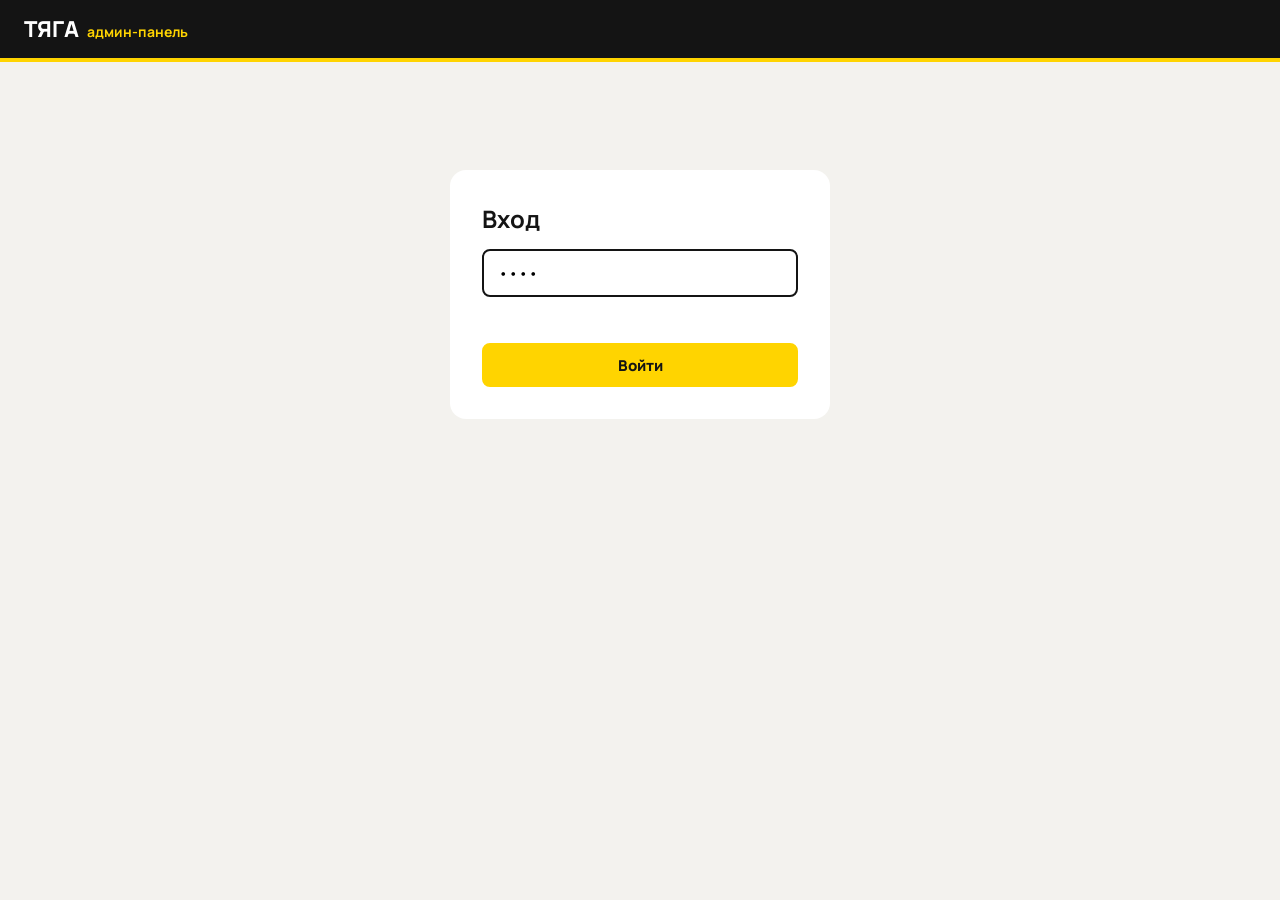
<file: demo/site/admin.html>
<!doctype html>
<html lang="ru">
<head>
<meta charset="utf-8">
<meta name="viewport" content="width=device-width, initial-scale=1">
<meta name="robots" content="noindex, nofollow">
<title>Админ-панель — ТЯГА</title>
<script src="js/demo.js?v=1"></script>
<link rel="icon" href="data:image/svg+xml,<svg xmlns=%22http://www.w3.org/2000/svg%22 viewBox=%220 0 100 100%22><text y=%22.9em%22 font-size=%2290%22>🛠️</text></svg>">
<link rel="preconnect" href="https://fonts.googleapis.com">
<link rel="preconnect" href="https://fonts.gstatic.com" crossorigin>
<link rel="stylesheet" href="https://fonts.googleapis.com/css2?family=Manrope:wght@400;600;700;800&display=swap">
<style>
*{box-sizing:border-box}
[hidden]{display:none !important}
body{margin:0;background:#F3F2EE;font-family:'Manrope',system-ui,-apple-system,'Segoe UI',Arial,sans-serif;color:#141414}
button,input,textarea{font-family:inherit;font-size:15px}
button{cursor:pointer}
header{background:#141414;border-bottom:4px solid #FFD400;position:sticky;top:0;z-index:10}
header .in{max-width:1280px;margin:0 auto;padding:14px 24px;display:flex;align-items:center;gap:16px;flex-wrap:wrap}
.logo{color:#fff;font-weight:800;font-size:22px;text-decoration:none}
.logo span{color:#FFD400;font-size:14px;font-weight:700;margin-left:8px}
.sp{flex-grow:1}
.status{color:#BDB9AE;font-size:14px}
.status.dirty{color:#FFD400}
.status.bad{color:#FF8A80}
.btn{height:44px;padding:0 18px;border-radius:8px;border:2px solid #141414;background:#fff;color:#141414;font-weight:800}
.btn-y{background:#FFD400;border-color:#FFD400}
.btn-y:disabled{opacity:.45;cursor:default}
.btn-g{background:transparent;border-color:#4A4A4A;color:#fff}
a.btn-g{display:inline-flex;align-items:center;text-decoration:none}
main{max-width:1280px;margin:0 auto;padding:28px 24px 64px}
.hint{color:#5C5950;font-size:14px;margin:0 0 20px}

.login{max-width:380px;margin:12vh auto;background:#fff;border-radius:16px;padding:32px;display:flex;flex-direction:column;gap:14px}
.login h1{margin:0;font-size:24px}
.login input{height:48px;border:2px solid #E2E0D8;border-radius:8px;padding:0 14px;font-size:16px}
.login input:focus{outline:none;border-color:#141414}
.err{color:#C62828;font-size:14px;min-height:18px}

.grid{display:grid;grid-template-columns:repeat(4,1fr);gap:20px}
.card{background:#fff;border:2px solid #E2E0D8;border-radius:14px;overflow:hidden;display:flex;flex-direction:column;cursor:grab}
.card.ghost{opacity:.35;border-style:dashed}
.card.float{position:fixed;z-index:50;pointer-events:none;cursor:grabbing;box-shadow:0 14px 34px rgba(0,0,0,.22);border-color:#FFD400;transform:rotate(1.5deg)}
.card-img{touch-action:none}
.card-img{background:#ECEAE4;height:170px;position:relative}
.card-img img{width:100%;height:100%;object-fit:cover}
.grip{position:absolute;top:10px;left:10px;background:#141414;color:#FFD400;font-size:12px;font-weight:800;padding:6px 9px;border-radius:6px;pointer-events:none}
.photo-btn{position:absolute;right:10px;bottom:10px;background:#fff;border:0;border-radius:6px;padding:7px 10px;font-weight:700;font-size:13px;box-shadow:0 1px 4px rgba(0,0,0,.2)}
.busy{position:absolute;inset:0;background:rgba(255,255,255,.75);display:flex;align-items:center;justify-content:center;font-weight:700;font-size:14px}
.card-body{padding:16px;display:flex;flex-direction:column;gap:10px;flex-grow:1;cursor:default}
.card label{font-size:12px;color:#5C5950;font-weight:700;display:flex;flex-direction:column;gap:4px}
.card input,.card textarea{border:2px solid #E2E0D8;border-radius:8px;padding:8px 10px;width:100%;color:#141414;background:#fff}
.card input:focus,.card textarea:focus{outline:none;border-color:#141414}
.card input.name{font-weight:800;font-size:16px}
.card textarea{resize:vertical;min-height:62px;line-height:1.4}
.card input.bad{border-color:#C62828}
.row{display:grid;grid-template-columns:1fr 1fr;gap:10px}
.del{margin-top:auto;height:40px;border-radius:8px;border:2px solid #E2E0D8;background:#fff;color:#C62828;font-weight:700}
.del:hover{border-color:#C62828}
.add{border:2px dashed #BDB9AE;border-radius:14px;background:transparent;min-height:300px;font-weight:800;font-size:17px;color:#5C5950}
.add:hover{border-color:#141414;color:#141414}

@media (max-width:1100px){.grid{grid-template-columns:repeat(3,1fr)}}
@media (max-width:820px){.grid{grid-template-columns:1fr 1fr;gap:14px}}
@media (max-width:560px){
  .grid{grid-template-columns:1fr}
  header .in,main{padding-left:16px;padding-right:16px}
  .status{order:5;width:100%}
}
</style>
</head>
<body>

<header><div class="in">
  <a class="logo" href="index.html">ТЯГА<span>админ-панель</span></a>
  <span class="sp"></span>
  <span class="status" id="status"></span>
  <span id="tools" hidden>
    <a class="btn btn-g" href="index.html#catalog" target="_blank">Открыть сайт</a>
    <button class="btn btn-g" id="logout" type="button">Выйти</button>
    <button class="btn btn-y" id="save" type="button" disabled>Сохранить</button>
  </span>
</div></header>

<form class="login" id="login">
  <h1>Вход</h1>
  <input type="password" id="pw" placeholder="Пароль" autocomplete="current-password" required autofocus>
  <div class="err" id="loginErr"></div>
  <button class="btn btn-y" id="loginBtn" type="submit">Войти</button>
</form>

<main id="editor" hidden>
  <p class="hint">Перетаскивайте карточки мышкой, чтобы поменять порядок. Чтобы сменить фото, нажмите «Сменить фото». Изменения появятся на сайте после кнопки «Сохранить».</p>
  <div class="grid" id="grid"></div>
  <input type="file" id="file" accept="image/*" hidden>
</main>

<script src="js/catalog.js?v=1"></script>
<script>
(function () {
  var $ = function (id) { return document.getElementById(id); };
  var esc = function (s) { return String(s == null ? '' : s).replace(/[&<>"]/g, function (c) { return {'&':'&amp;','<':'&lt;','>':'&gt;','"':'&quot;'}[c]; }); };
  var PW_KEY = 'tyaga_admin_pw';
  var password = '', items = [], dirty = false, uploading = 0, saving = false, photoFor = null;

  function api(body) {
    return fetch(SHEET_URL, {
      method: 'POST',
      headers: { 'Content-Type': 'text/plain;charset=utf-8' }, // без предварительного CORS-запроса
      body: JSON.stringify(body)
    }).then(function (r) { return r.text(); }).then(function (t) {
      try { return JSON.parse(t); } catch (e) { throw new Error('Скрипт ответил не так, как ожидалось. Проверьте, что развернута новая версия.'); }
    });
  }
  function status(text, cls) { $('status').textContent = text; $('status').className = 'status' + (cls ? ' ' + cls : ''); }
  function refreshSave() {
    $('save').disabled = !dirty || uploading > 0 || saving;
    if (uploading) status('Загружаем фото…');
    else if (saving) status('Сохраняем…');
    else if (dirty) status('Есть несохранённые изменения', 'dirty');
  }
  function touch() { dirty = true; refreshSave(); }

  // ===== Вход =====
  function login(pw, silent) {
    $('loginBtn').disabled = true; $('loginErr').textContent = silent ? '' : 'Проверяем…';
    api({ action: 'login', password: pw }).then(function (d) {
      if (!d.success) throw new Error(d.message || 'Ошибка входа');
      password = pw;
      try { sessionStorage.setItem(PW_KEY, pw); } catch (e) {}
      items = (d.products || DEFAULT_TOOLS).map(function (t) { var c = {}; for (var k in t) c[k] = t[k]; return c; });
      $('login').hidden = true; $('editor').hidden = false; $('tools').hidden = false;
      status(d.products ? 'Каталог загружен' : 'Сохранённого каталога пока нет — показан текущий с сайта');
      render();
    }).catch(function (err) {
      try { sessionStorage.removeItem(PW_KEY); } catch (e) {}
      $('loginErr').textContent = err.message || String(err);
    }).then(function () { $('loginBtn').disabled = false; });
  }
  $('login').addEventListener('submit', function (e) { e.preventDefault(); login($('pw').value); });
  $('logout').addEventListener('click', function () {
    if (dirty && !confirm('Есть несохранённые изменения. Всё равно выйти?')) return;
    try { sessionStorage.removeItem(PW_KEY); } catch (e) {}
    dirty = false; location.reload();
  });
  var saved = null;
  try { saved = sessionStorage.getItem(PW_KEY); } catch (e) {}
  if (saved) login(saved, true);

  // ===== Карточки =====
  function find(id) { return items.filter(function (t) { return t.id === id; })[0]; }
  function cardHtml(t) {
    return '<div class="card" data-id="' + esc(t.id) + '">' +
      '<div class="card-img">' + (t.img ? '<img src="' + esc(t.img) + '" alt="" style="object-position:' + esc(t.pos || '50% 50%') + '">' : '') +
        '<span class="grip">⠿ ПЕРЕТАЩИТЬ</span>' +
        '<button type="button" class="photo-btn" data-act="photo">' + (t.img ? 'Сменить фото' : 'Добавить фото') + '</button>' +
        (t._busy ? '<div class="busy">Загружаем фото…</div>' : '') + '</div>' +
      '<div class="card-body">' +
        '<label>Название<input class="name" data-f="name" value="' + esc(t.name) + '" maxlength="120"></label>' +
        '<label>Описание<textarea data-f="spec" maxlength="400">' + esc(t.spec) + '</textarea></label>' +
        '<div class="row">' +
          '<label>Цена за сутки, ₽<input type="number" min="0" step="10" inputmode="numeric" data-f="price" value="' + esc(t.price) + '"></label>' +
          '<label>Залог, ₽<input type="number" min="0" step="100" inputmode="numeric" data-f="deposit" value="' + esc(t.deposit) + '"></label>' +
        '</div>' +
        '<button type="button" class="del" data-act="del">Удалить</button>' +
      '</div></div>';
  }
  function render() {
    $('grid').innerHTML = items.map(cardHtml).join('') + '<button type="button" class="add" id="add">+ Добавить инструмент</button>';
  }

  $('grid').addEventListener('input', function (e) {
    var f = e.target.getAttribute('data-f'); if (!f) return;
    var t = find(e.target.closest('.card').getAttribute('data-id'));
    t[f] = (f === 'price' || f === 'deposit') ? Number(e.target.value) || 0 : e.target.value;
    e.target.classList.remove('bad');
    touch();
  });
  $('grid').addEventListener('click', function (e) {
    if (e.target.id === 'add') {
      items.push({ id: 't' + Date.now().toString(36), name: '', spec: '', price: 0, deposit: 0, img: '', pos: '50% 50%' });
      render(); touch();
      var cards = $('grid').querySelectorAll('.card');
      cards[cards.length - 1].querySelector('.name').focus();
      return;
    }
    var act = e.target.getAttribute('data-act'); if (!act) return;
    var id = e.target.closest('.card').getAttribute('data-id'), t = find(id);
    if (act === 'del') {
      if (!confirm('Удалить «' + (t.name || 'без названия') + '»?')) return;
      items = items.filter(function (x) { return x !== t; });
      render(); touch();
    } else if (act === 'photo') {
      photoFor = t; $('file').value = ''; $('file').click();
    }
  });

  // Перетаскивание мышью (на телефоне — за фото). Карточка остаётся на месте полупрозрачной, за курсором едет её копия.
  var drag = null;
  $('grid').addEventListener('pointerdown', function (e) {
    if (e.button !== 0 || e.target.closest('input,textarea,button')) return;
    var card = e.target.closest('.card'); if (!card) return;
    if (e.pointerType !== 'mouse' && !e.target.closest('.card-img')) return;
    e.preventDefault();
    drag = { card: card, x: e.clientX, y: e.clientY, started: false };
  });
  document.addEventListener('pointermove', function (e) {
    if (!drag) return;
    if (!drag.started) {
      if (Math.abs(e.clientX - drag.x) + Math.abs(e.clientY - drag.y) < 6) return;
      var r = drag.card.getBoundingClientRect();
      drag.dx = drag.x - r.left; drag.dy = drag.y - r.top;
      drag.clone = drag.card.cloneNode(true);
      drag.clone.className = 'card float';
      drag.clone.style.width = r.width + 'px'; drag.clone.style.height = r.height + 'px';
      document.body.appendChild(drag.clone);
      drag.card.classList.add('ghost');
      drag.started = true;
    }
    drag.clone.style.left = (e.clientX - drag.dx) + 'px';
    drag.clone.style.top = (e.clientY - drag.dy) + 'px';
    var over = document.elementFromPoint(e.clientX, e.clientY);
    var target = over && over.closest && over.closest('#grid .card');
    if (target && target !== drag.card) {
      var cards = [].slice.call($('grid').querySelectorAll('.card'));
      var after = cards.indexOf(drag.card) < cards.indexOf(target);
      $('grid').insertBefore(drag.card, after ? target.nextSibling : target);
    }
    // автопрокрутка у краёв окна
    if (e.clientY < 80) window.scrollBy(0, -12); else if (e.clientY > innerHeight - 60) window.scrollBy(0, 12);
  });
  function endDrag() {
    if (!drag) return;
    var d = drag; drag = null;
    if (!d.started) return;
    d.clone.remove(); d.card.classList.remove('ghost');
    var order = [].map.call($('grid').querySelectorAll('.card'), function (c) { return c.getAttribute('data-id'); });
    var moved = order.join() !== items.map(function (t) { return t.id; }).join();
    items = order.map(find);
    if (moved) touch();
  }
  document.addEventListener('pointerup', endDrag);
  document.addEventListener('pointercancel', endDrag);

  // ===== Фото: уменьшаем в браузере и загружаем на Google Диск через скрипт =====
  function shrink(file, cb) {
    var img = new Image(), url = URL.createObjectURL(file);
    img.onload = function () {
      var max = 1200, k = Math.min(1, max / Math.max(img.width, img.height));
      var c = document.createElement('canvas');
      c.width = Math.round(img.width * k); c.height = Math.round(img.height * k);
      var ctx = c.getContext('2d'); ctx.fillStyle = '#fff'; ctx.fillRect(0, 0, c.width, c.height);
      ctx.drawImage(img, 0, 0, c.width, c.height);
      URL.revokeObjectURL(url);
      var data = c.toDataURL('image/webp', 0.85);
      if (data.indexOf('data:image/webp') !== 0) data = c.toDataURL('image/jpeg', 0.85);
      cb(null, data);
    };
    img.onerror = function () { URL.revokeObjectURL(url); cb(new Error('Не удалось открыть файл как картинку')); };
    img.src = url;
  }
  $('file').addEventListener('change', function () {
    var file = this.files[0], t = photoFor; if (!file || !t) return;
    shrink(file, function (err, dataUrl) {
      if (err) { alert(err.message); return; }
      var old = t.img;
      t.img = dataUrl; t.pos = '50% 50%'; t._busy = true; uploading++;
      render(); refreshSave();
      api({ action: 'uploadImage', password: password, dataUrl: dataUrl, name: t.name || t.id }).then(function (d) {
        if (!d.success) throw new Error(d.message || 'ошибка загрузки');
        t.img = d.url; dirty = true;
      }).catch(function (e) {
        t.img = old;
        alert('Фото не загрузилось: ' + (e.message || e));
      }).then(function () {
        delete t._busy; uploading--; render(); refreshSave();
        if (!uploading && !dirty) status('');
      });
    });
  });

  // ===== Сохранение =====
  $('save').addEventListener('click', function () {
    var bad = null;
    items.forEach(function (t) {
      var card = $('grid').querySelector('.card[data-id="' + t.id + '"]');
      if (!String(t.name).trim()) { card.querySelector('[data-f=name]').classList.add('bad'); bad = bad || card; }
      if (!(t.price > 0)) { card.querySelector('[data-f=price]').classList.add('bad'); bad = bad || card; }
    });
    if (bad) { status('Заполните название и цену — поля отмечены красным', 'bad'); bad.scrollIntoView({ behavior: 'smooth', block: 'center' }); return; }
    saving = true; refreshSave();
    var clean = items.map(function (t) {
      return { id: t.id, name: String(t.name).trim(), spec: String(t.spec || '').trim(), price: t.price, deposit: t.deposit, img: t.img, pos: t.pos || '50% 50%' };
    });
    api({ action: 'saveProducts', password: password, products: clean }).then(function (d) {
      if (d.auth === false) { try { sessionStorage.removeItem(PW_KEY); } catch (e) {} throw new Error('пароль больше не подходит, войдите заново'); }
      if (!d.success) throw new Error(d.message || 'ошибка');
      dirty = false; saving = false; refreshSave();
      status('Сохранено ' + new Date().toLocaleTimeString('ru-RU', { hour: '2-digit', minute: '2-digit' }) + ' — уже на сайте');
    }).catch(function (e) {
      saving = false; refreshSave();
      status('Не сохранилось: ' + (e.message || e), 'bad');
    });
  });

  window.addEventListener('beforeunload', function (e) {
    if (dirty || uploading) { e.preventDefault(); e.returnValue = ''; }
  });
})();
</script>
</body>
</html>
</file>
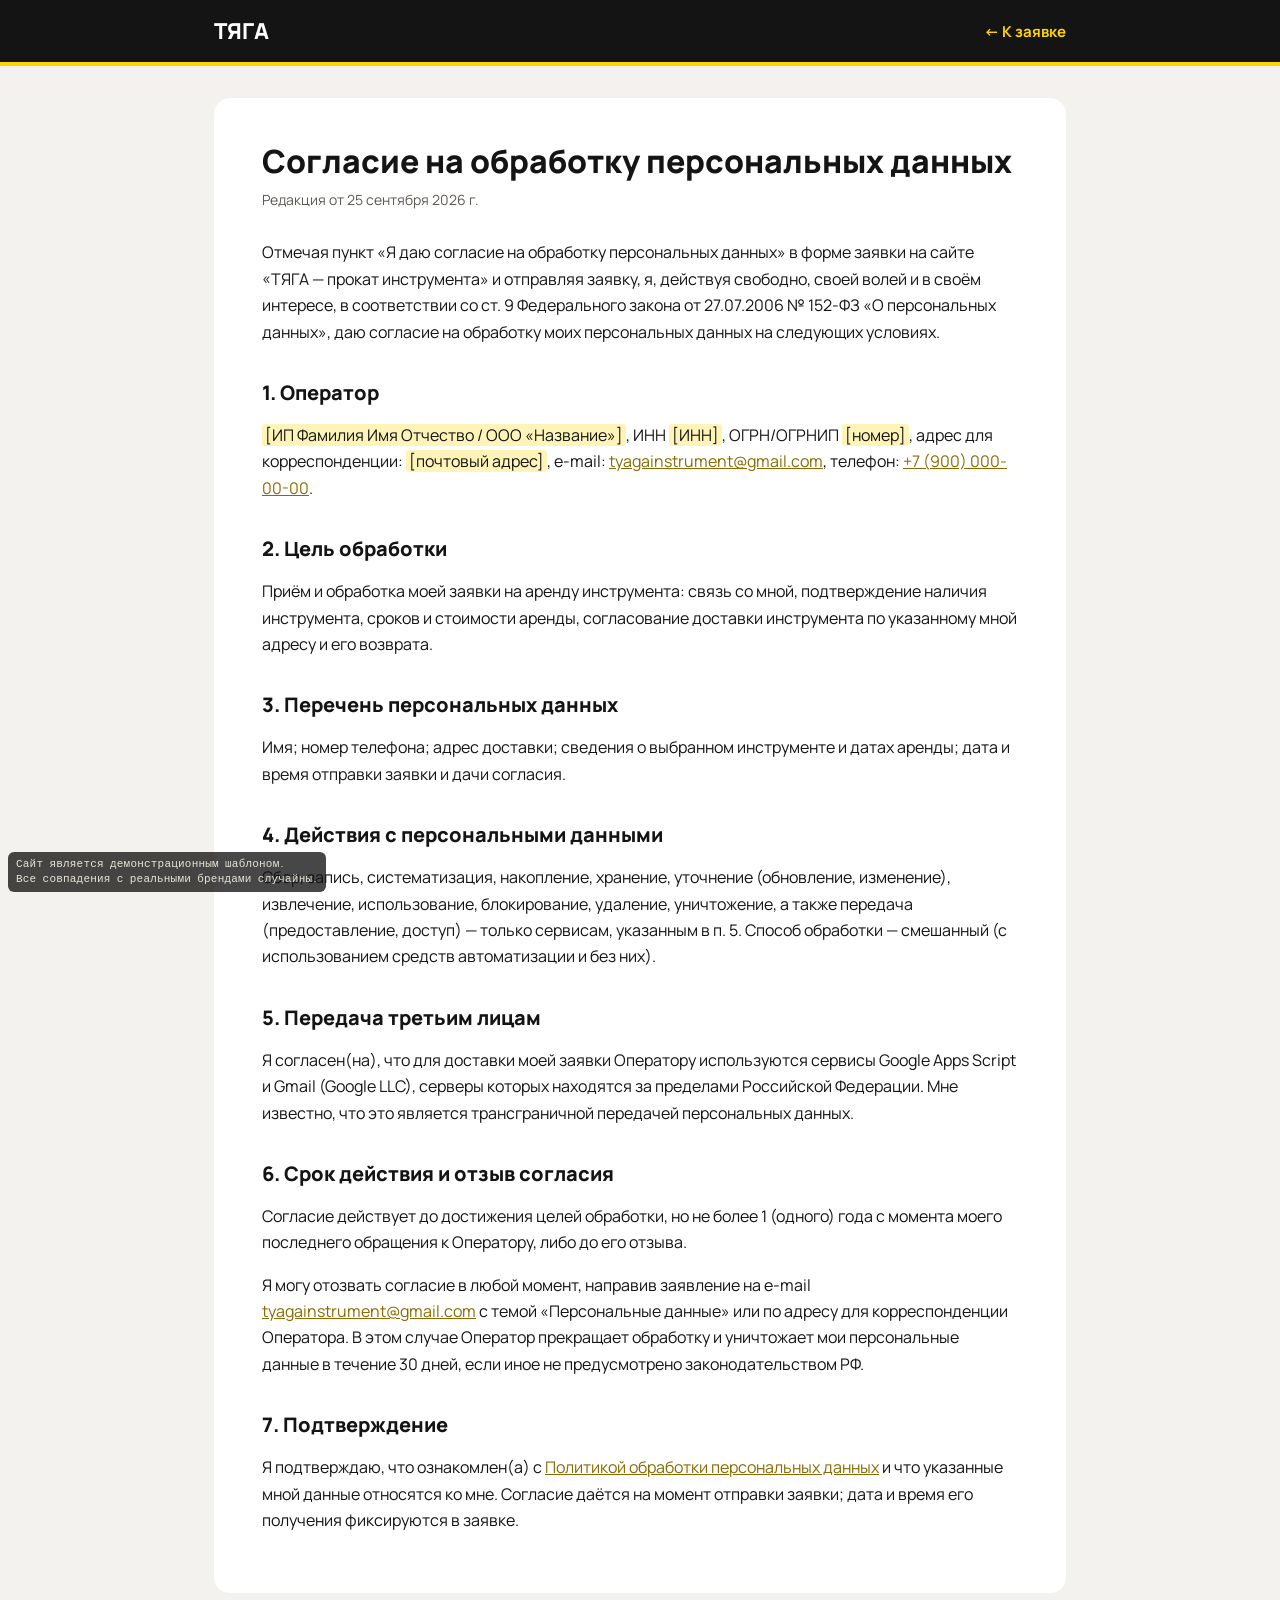
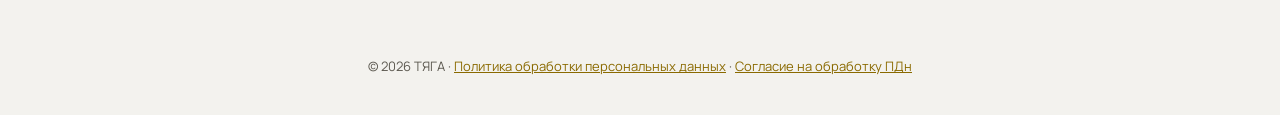
<file: demo/site/consent.html>
<!doctype html>
<html lang="ru">
<head>
<meta charset="utf-8">
<meta name="viewport" content="width=device-width, initial-scale=1">
<meta name="robots" content="noindex, nofollow">
<title>Согласие на обработку персональных данных — ТЯГА</title>
<script src="js/demo.js?v=1"></script>
<link rel="icon" href="data:image/svg+xml,<svg xmlns=%22http://www.w3.org/2000/svg%22 viewBox=%220 0 100 100%22><text y=%22.9em%22 font-size=%2290%22>🛠️</text></svg>">
<link rel="preconnect" href="https://fonts.googleapis.com">
<link rel="preconnect" href="https://fonts.gstatic.com" crossorigin>
<link rel="stylesheet" href="https://fonts.googleapis.com/css2?family=Manrope:wght@400;600;700;800&family=Share+Tech+Mono&display=swap">
<link rel="stylesheet" href="css/docs.css?v=4">
</head>
<body>
<header><div class="in"><a href="index.html">ТЯГА</a><a href="index.html" class="back">← К заявке</a></div></header>
<main><div class="doc">
<h1>Согласие на обработку персональных данных</h1>
<p class="ed">Редакция от 25 сентября 2026 г.</p>

<p>Отмечая пункт «Я даю согласие на обработку персональных данных» в форме заявки на сайте «ТЯГА — прокат инструмента» и отправляя заявку, я, действуя свободно, своей волей и в своём интересе, в соответствии со ст. 9 Федерального закона от 27.07.2006 № 152-ФЗ «О персональных данных», даю согласие на обработку моих персональных данных на следующих условиях.</p>

<h2>1. Оператор</h2>
<p><span class="fill">[ИП Фамилия Имя Отчество / ООО «Название»]</span>, ИНН <span class="fill">[ИНН]</span>, ОГРН/ОГРНИП <span class="fill">[номер]</span>, адрес для корреспонденции: <span class="fill">[почтовый адрес]</span>, e-mail: <a href="mailto:tyagainstrument@gmail.com">tyagainstrument@gmail.com</a>, телефон: <a href="tel:+79000000000">+7 (900) 000-00-00</a>.</p>

<h2>2. Цель обработки</h2>
<p>Приём и обработка моей заявки на аренду инструмента: связь со мной, подтверждение наличия инструмента, сроков и стоимости аренды, согласование доставки инструмента по указанному мной адресу и его возврата.</p>

<h2>3. Перечень персональных данных</h2>
<p>Имя; номер телефона; адрес доставки; сведения о выбранном инструменте и датах аренды; дата и время отправки заявки и дачи согласия.</p>

<h2>4. Действия с персональными данными</h2>
<p>Сбор, запись, систематизация, накопление, хранение, уточнение (обновление, изменение), извлечение, использование, блокирование, удаление, уничтожение, а также передача (предоставление, доступ) — только сервисам, указанным в п. 5. Способ обработки — смешанный (с использованием средств автоматизации и без них).</p>

<h2>5. Передача третьим лицам</h2>
<p>Я согласен(на), что для доставки моей заявки Оператору используются сервисы Google Apps Script и Gmail (Google LLC), серверы которых находятся за пределами Российской Федерации. Мне известно, что это является трансграничной передачей персональных данных.</p>

<h2>6. Срок действия и отзыв согласия</h2>
<p>Согласие действует до достижения целей обработки, но не более 1 (одного) года с момента моего последнего обращения к Оператору, либо до его отзыва.</p>
<p>Я могу отозвать согласие в любой момент, направив заявление на e-mail <a href="mailto:tyagainstrument@gmail.com">tyagainstrument@gmail.com</a> с темой «Персональные данные» или по адресу для корреспонденции Оператора. В этом случае Оператор прекращает обработку и уничтожает мои персональные данные в течение 30 дней, если иное не предусмотрено законодательством РФ.</p>

<h2>7. Подтверждение</h2>
<p>Я подтверждаю, что ознакомлен(а) с <a href="privacy.html">Политикой обработки персональных данных</a> и что указанные мной данные относятся ко мне. Согласие даётся на момент отправки заявки; дата и время его получения фиксируются в заявке.</p>
</div></main>
<footer>© 2026 ТЯГА · <a href="privacy.html">Политика обработки персональных данных</a> · <a href="consent.html">Согласие на обработку ПДн</a></footer>
<div class="fiction-note" aria-label="Примечание">Сайт является демонстрационным шаблоном.<br>Все совпадения с реальными брендами случайны.</div>
</body>
</html>
</file>
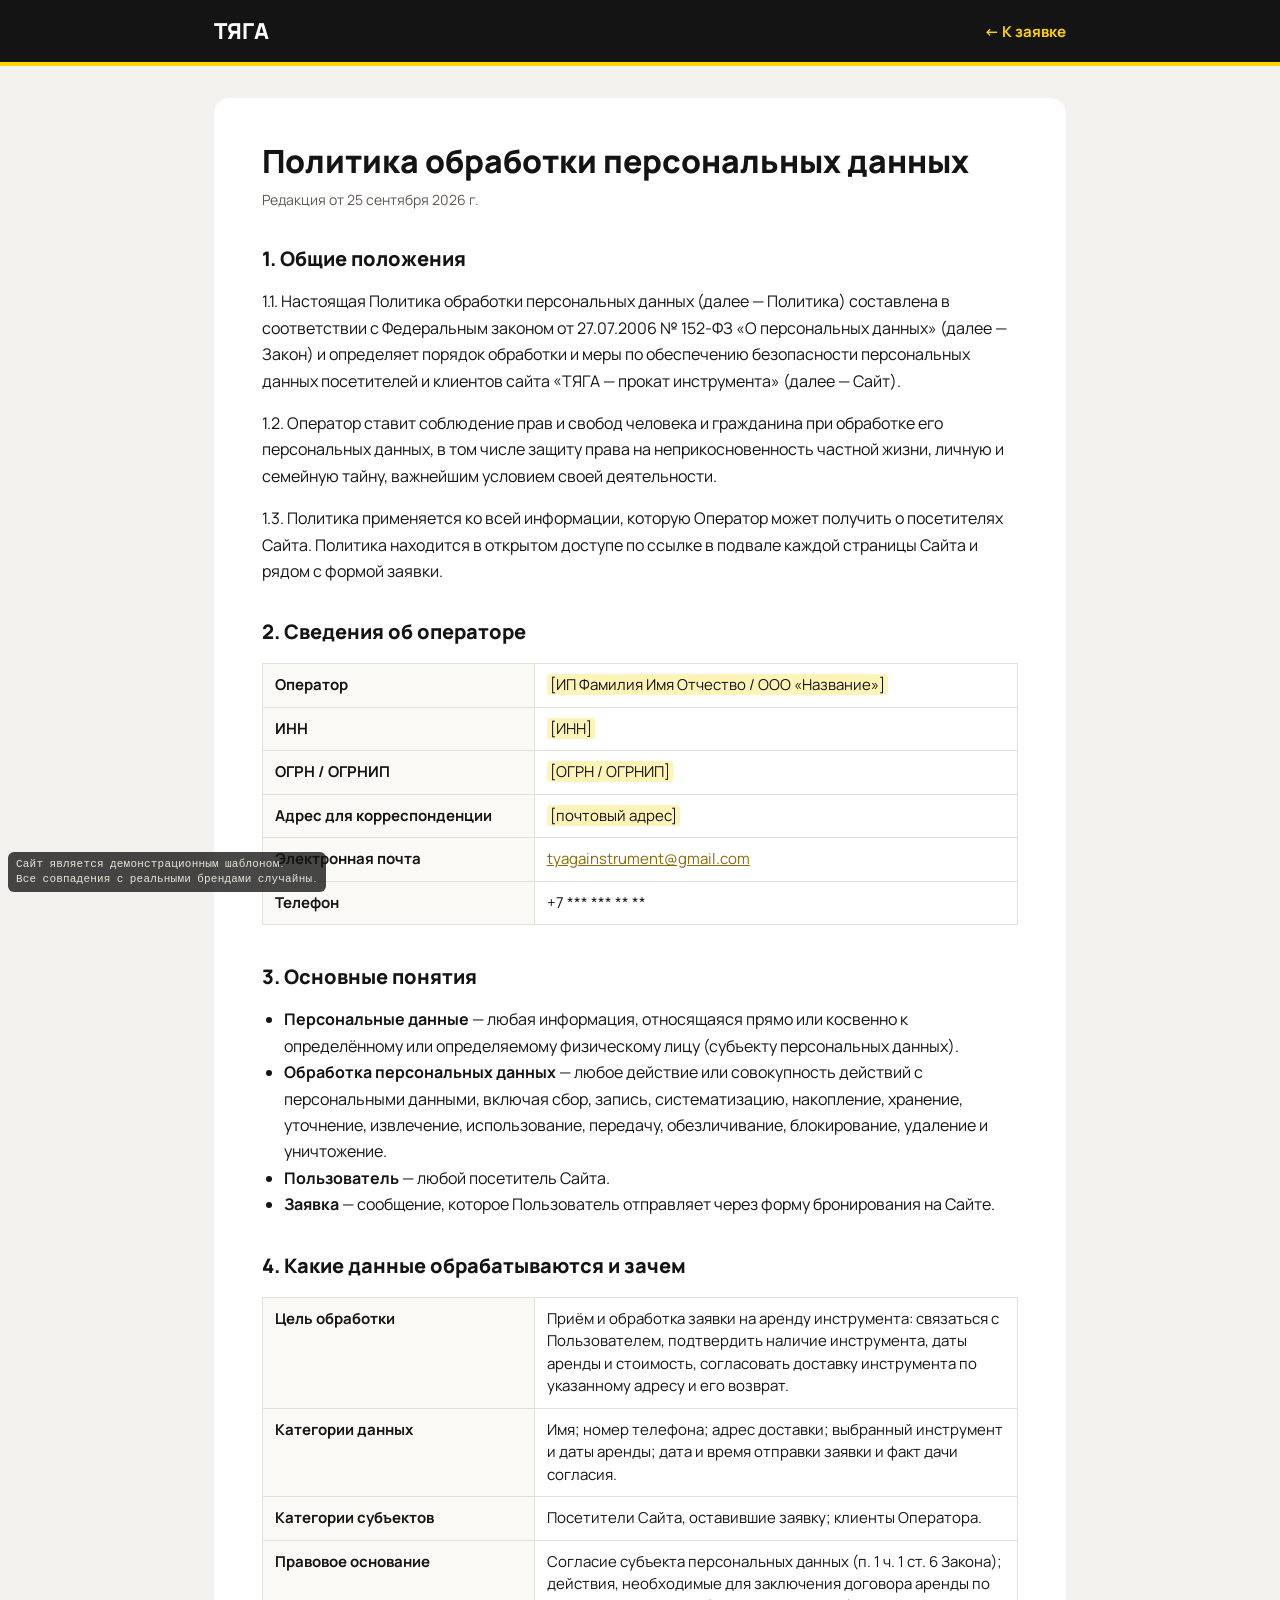
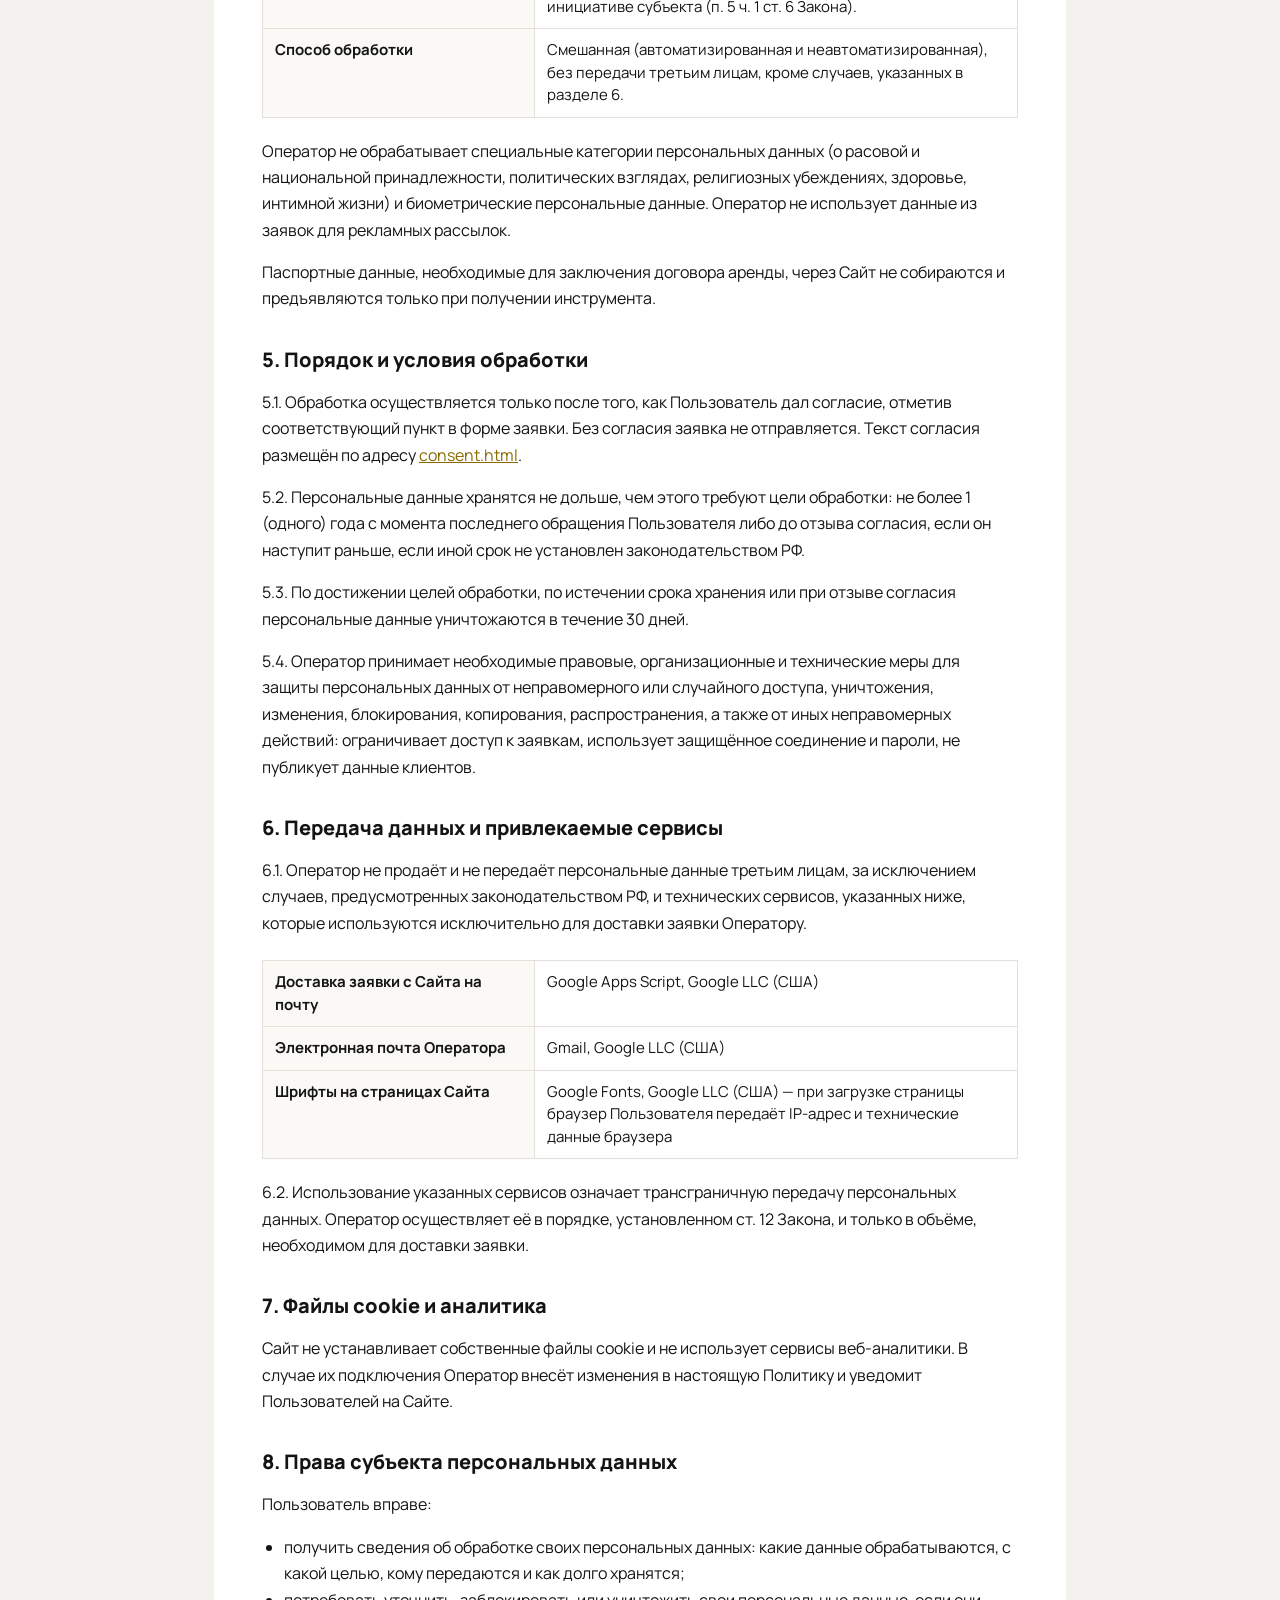
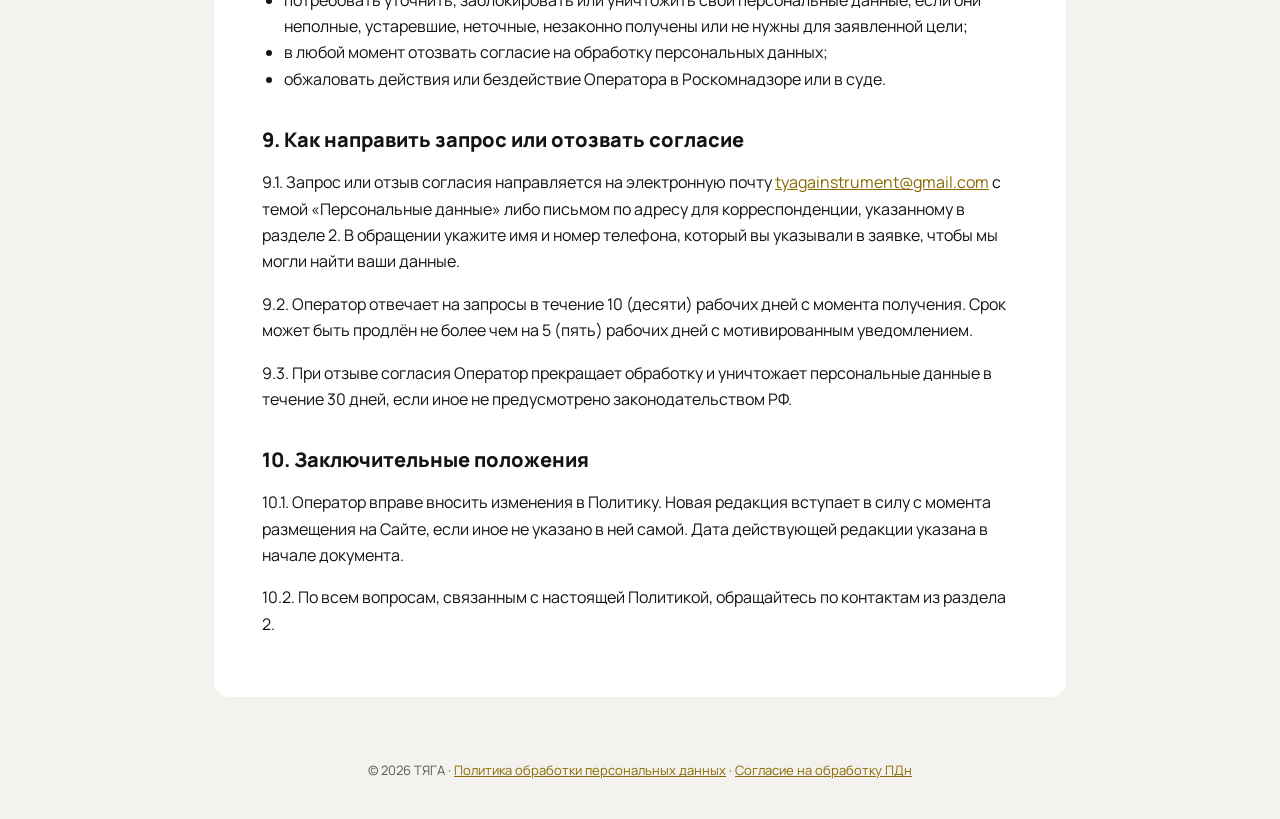
<file: demo/site/privacy.html>
<!doctype html>
<html lang="ru">
<head>
<meta charset="utf-8">
<meta name="viewport" content="width=device-width, initial-scale=1">
<meta name="robots" content="noindex, nofollow">
<title>Политика обработки персональных данных — ТЯГА</title>
<script src="js/demo.js?v=1"></script>
<link rel="icon" href="data:image/svg+xml,<svg xmlns=%22http://www.w3.org/2000/svg%22 viewBox=%220 0 100 100%22><text y=%22.9em%22 font-size=%2290%22>🛠️</text></svg>">
<link rel="preconnect" href="https://fonts.googleapis.com">
<link rel="preconnect" href="https://fonts.gstatic.com" crossorigin>
<link rel="stylesheet" href="https://fonts.googleapis.com/css2?family=Manrope:wght@400;600;700;800&family=Share+Tech+Mono&display=swap">
<link rel="stylesheet" href="css/docs.css?v=4">
</head>
<body>
<header><div class="in"><a href="index.html">ТЯГА</a><a href="index.html" class="back">← К заявке</a></div></header>
<main><div class="doc">
<h1>Политика обработки персональных данных</h1>
<p class="ed">Редакция от 25 сентября 2026 г.</p>

<h2>1. Общие положения</h2>
<p>1.1. Настоящая Политика обработки персональных данных (далее — Политика) составлена в соответствии с Федеральным законом от 27.07.2006 № 152-ФЗ «О персональных данных» (далее — Закон) и определяет порядок обработки и меры по обеспечению безопасности персональных данных посетителей и клиентов сайта «ТЯГА — прокат инструмента» (далее — Сайт).</p>
<p>1.2. Оператор ставит соблюдение прав и свобод человека и гражданина при обработке его персональных данных, в том числе защиту права на неприкосновенность частной жизни, личную и семейную тайну, важнейшим условием своей деятельности.</p>
<p>1.3. Политика применяется ко всей информации, которую Оператор может получить о посетителях Сайта. Политика находится в открытом доступе по ссылке в подвале каждой страницы Сайта и рядом с формой заявки.</p>

<h2>2. Сведения об операторе</h2>
<div class="wrap-t"><table class="tbl">
<tr><td>Оператор</td><td><span class="fill">[ИП Фамилия Имя Отчество / ООО «Название»]</span></td></tr>
<tr><td>ИНН</td><td><span class="fill">[ИНН]</span></td></tr>
<tr><td>ОГРН / ОГРНИП</td><td><span class="fill">[ОГРН / ОГРНИП]</span></td></tr>
<tr><td>Адрес для корреспонденции</td><td><span class="fill">[почтовый адрес]</span></td></tr>
<tr><td>Электронная почта</td><td><a href="mailto:tyagainstrument@gmail.com">tyagainstrument@gmail.com</a></td></tr>
<tr><td>Телефон</td><td>+7 *** *** ** **</td></tr>
</table></div>

<h2>3. Основные понятия</h2>
<ul>
<li><b>Персональные данные</b> — любая информация, относящаяся прямо или косвенно к определённому или определяемому физическому лицу (субъекту персональных данных).</li>
<li><b>Обработка персональных данных</b> — любое действие или совокупность действий с персональными данными, включая сбор, запись, систематизацию, накопление, хранение, уточнение, извлечение, использование, передачу, обезличивание, блокирование, удаление и уничтожение.</li>
<li><b>Пользователь</b> — любой посетитель Сайта.</li>
<li><b>Заявка</b> — сообщение, которое Пользователь отправляет через форму бронирования на Сайте.</li>
</ul>

<h2>4. Какие данные обрабатываются и зачем</h2>
<div class="wrap-t"><table class="tbl">
<tr><td>Цель обработки</td><td>Приём и обработка заявки на аренду инструмента: связаться с Пользователем, подтвердить наличие инструмента, даты аренды и стоимость, согласовать доставку инструмента по указанному адресу и его возврат.</td></tr>
<tr><td>Категории данных</td><td>Имя; номер телефона; адрес доставки; выбранный инструмент и даты аренды; дата и время отправки заявки и факт дачи согласия.</td></tr>
<tr><td>Категории субъектов</td><td>Посетители Сайта, оставившие заявку; клиенты Оператора.</td></tr>
<tr><td>Правовое основание</td><td>Согласие субъекта персональных данных (п. 1 ч. 1 ст. 6 Закона); действия, необходимые для заключения договора аренды по инициативе субъекта (п. 5 ч. 1 ст. 6 Закона).</td></tr>
<tr><td>Способ обработки</td><td>Смешанная (автоматизированная и неавтоматизированная), без передачи третьим лицам, кроме случаев, указанных в разделе 6.</td></tr>
</table></div>
<p>Оператор не обрабатывает специальные категории персональных данных (о расовой и национальной принадлежности, политических взглядах, религиозных убеждениях, здоровье, интимной жизни) и биометрические персональные данные. Оператор не использует данные из заявок для рекламных рассылок.</p>
<p>Паспортные данные, необходимые для заключения договора аренды, через Сайт не собираются и предъявляются только при получении инструмента.</p>

<h2>5. Порядок и условия обработки</h2>
<p>5.1. Обработка осуществляется только после того, как Пользователь дал согласие, отметив соответствующий пункт в форме заявки. Без согласия заявка не отправляется. Текст согласия размещён по адресу <a href="consent.html">consent.html</a>.</p>
<p>5.2. Персональные данные хранятся не дольше, чем этого требуют цели обработки: не более 1 (одного) года с момента последнего обращения Пользователя либо до отзыва согласия, если он наступит раньше, если иной срок не установлен законодательством РФ.</p>
<p>5.3. По достижении целей обработки, по истечении срока хранения или при отзыве согласия персональные данные уничтожаются в течение 30 дней.</p>
<p>5.4. Оператор принимает необходимые правовые, организационные и технические меры для защиты персональных данных от неправомерного или случайного доступа, уничтожения, изменения, блокирования, копирования, распространения, а также от иных неправомерных действий: ограничивает доступ к заявкам, использует защищённое соединение и пароли, не публикует данные клиентов.</p>

<h2>6. Передача данных и привлекаемые сервисы</h2>
<p>6.1. Оператор не продаёт и не передаёт персональные данные третьим лицам, за исключением случаев, предусмотренных законодательством РФ, и технических сервисов, указанных ниже, которые используются исключительно для доставки заявки Оператору.</p>
<div class="wrap-t"><table class="tbl">
<tr><td>Доставка заявки с Сайта на почту</td><td>Google Apps Script, Google LLC (США)</td></tr>
<tr><td>Электронная почта Оператора</td><td>Gmail, Google LLC (США)</td></tr>
<tr><td>Шрифты на страницах Сайта</td><td>Google Fonts, Google LLC (США) — при загрузке страницы браузер Пользователя передаёт IP-адрес и технические данные браузера</td></tr>
</table></div>
<p>6.2. Использование указанных сервисов означает трансграничную передачу персональных данных. Оператор осуществляет её в порядке, установленном ст. 12 Закона, и только в объёме, необходимом для доставки заявки.</p>

<h2>7. Файлы cookie и аналитика</h2>
<p>Сайт не устанавливает собственные файлы cookie и не использует сервисы веб-аналитики. В случае их подключения Оператор внесёт изменения в настоящую Политику и уведомит Пользователей на Сайте.</p>

<h2>8. Права субъекта персональных данных</h2>
<p>Пользователь вправе:</p>
<ul>
<li>получить сведения об обработке своих персональных данных: какие данные обрабатываются, с какой целью, кому передаются и как долго хранятся;</li>
<li>потребовать уточнить, заблокировать или уничтожить свои персональные данные, если они неполные, устаревшие, неточные, незаконно получены или не нужны для заявленной цели;</li>
<li>в любой момент отозвать согласие на обработку персональных данных;</li>
<li>обжаловать действия или бездействие Оператора в Роскомнадзоре или в суде.</li>
</ul>

<h2>9. Как направить запрос или отозвать согласие</h2>
<p>9.1. Запрос или отзыв согласия направляется на электронную почту <a href="mailto:tyagainstrument@gmail.com">tyagainstrument@gmail.com</a> с темой «Персональные данные» либо письмом по адресу для корреспонденции, указанному в разделе 2. В обращении укажите имя и номер телефона, который вы указывали в заявке, чтобы мы могли найти ваши данные.</p>
<p>9.2. Оператор отвечает на запросы в течение 10 (десяти) рабочих дней с момента получения. Срок может быть продлён не более чем на 5 (пять) рабочих дней с мотивированным уведомлением.</p>
<p>9.3. При отзыве согласия Оператор прекращает обработку и уничтожает персональные данные в течение 30 дней, если иное не предусмотрено законодательством РФ.</p>

<h2>10. Заключительные положения</h2>
<p>10.1. Оператор вправе вносить изменения в Политику. Новая редакция вступает в силу с момента размещения на Сайте, если иное не указано в ней самой. Дата действующей редакции указана в начале документа.</p>
<p>10.2. По всем вопросам, связанным с настоящей Политикой, обращайтесь по контактам из раздела 2.</p>
</div></main>
<footer>© 2026 ТЯГА · <a href="privacy.html">Политика обработки персональных данных</a> · <a href="consent.html">Согласие на обработку ПДн</a></footer>
<div class="fiction-note" aria-label="Примечание">Сайт является демонстрационным шаблоном.<br>Все совпадения с реальными брендами случайны.</div>
</body>
</html>
</file>
<file: css/docs.css>
*{box-sizing:border-box}
body{margin:0;background:#F3F2EE;font-family:'Manrope',system-ui,-apple-system,'Segoe UI',Arial,sans-serif;color:#141414}
header{background:#141414;border-bottom:4px solid #FFD400}
header .in{max-width:900px;margin:0 auto;padding:16px 24px;display:flex;justify-content:space-between;align-items:center;gap:16px}
header a{color:#fff;text-decoration:none;font-weight:800;font-size:22px}
header a.back{font-size:15px;font-weight:700;color:#FFD400}
main{max-width:900px;margin:32px auto 64px;padding:0 24px}
.doc{background:#fff;border-radius:16px;padding:44px 48px}
h1{margin:0 0 8px;font-size:32px;line-height:1.2;font-weight:800}
.ed{color:#5C5950;font-size:14px;margin:0 0 28px}
h2{font-size:20px;margin:34px 0 10px;font-weight:800}
p,li{font-size:16px;line-height:1.65}
ul{padding-left:22px}
a{color:#8A6A00}
.tbl{width:100%;border-collapse:collapse;margin:8px 0 4px;font-size:15px}
.tbl td{border:1px solid #E2E0D8;padding:10px 12px;vertical-align:top;line-height:1.5}
.tbl td:first-child{width:36%;font-weight:700;background:#FAF9F6}
.wrap-t{overflow-x:auto}
.fill{background:#FFF4B8;padding:0 3px;border-radius:3px}
footer{text-align:center;color:#5C5950;font-size:13px;padding:0 24px 40px}
@media (max-width:600px){
  header .in{padding:14px 16px}
  main{margin:16px auto 40px;padding:0 12px}
  .doc{padding:24px 18px;border-radius:12px}
  h1{font-size:clamp(21px,6.5vw,25px);overflow-wrap:anywhere}
  h2{font-size:18px}
  p,li{font-size:15px}
  .tbl,.tbl tbody,.tbl tr,.tbl td{display:block;width:100% !important}
  .tbl tr{border:1px solid #E2E0D8;border-radius:8px;margin-bottom:8px;overflow:hidden}
  .tbl td{border:none;padding:8px 12px}
  .tbl td:first-child{padding-bottom:4px}
  .fill{overflow-wrap:anywhere}
}
@media print{header,footer{display:none}body{background:#fff}.doc{padding:0}.fill{background:none}}

/* --- Пометка «демонстрационный шаблон» --- */
.fiction-note{position:fixed;left:8px;bottom:8px;z-index:5;max-width:min(330px,82vw);padding:5px 8px;border-radius:6px;background:rgba(20,20,20,.78);color:#E8E4D8;font-family:'Share Tech Mono',ui-monospace,SFMono-Regular,Menlo,Consolas,monospace;font-size:11px;line-height:1.35;letter-spacing:.2px;pointer-events:none}
@media print{.fiction-note{display:none}}
</file>
<file: demo/site/css/docs.css>
*{box-sizing:border-box}
body{margin:0;background:#F3F2EE;font-family:'Manrope',system-ui,-apple-system,'Segoe UI',Arial,sans-serif;color:#141414}
header{background:#141414;border-bottom:4px solid #FFD400}
header .in{max-width:900px;margin:0 auto;padding:16px 24px;display:flex;justify-content:space-between;align-items:center;gap:16px}
header a{color:#fff;text-decoration:none;font-weight:800;font-size:22px}
header a.back{font-size:15px;font-weight:700;color:#FFD400}
main{max-width:900px;margin:32px auto 64px;padding:0 24px}
.doc{background:#fff;border-radius:16px;padding:44px 48px}
h1{margin:0 0 8px;font-size:32px;line-height:1.2;font-weight:800}
.ed{color:#5C5950;font-size:14px;margin:0 0 28px}
h2{font-size:20px;margin:34px 0 10px;font-weight:800}
p,li{font-size:16px;line-height:1.65}
ul{padding-left:22px}
a{color:#8A6A00}
.tbl{width:100%;border-collapse:collapse;margin:8px 0 4px;font-size:15px}
.tbl td{border:1px solid #E2E0D8;padding:10px 12px;vertical-align:top;line-height:1.5}
.tbl td:first-child{width:36%;font-weight:700;background:#FAF9F6}
.wrap-t{overflow-x:auto}
.fill{background:#FFF4B8;padding:0 3px;border-radius:3px}
footer{text-align:center;color:#5C5950;font-size:13px;padding:0 24px 40px}
@media (max-width:600px){
  header .in{padding:14px 16px}
  main{margin:16px auto 40px;padding:0 12px}
  .doc{padding:24px 18px;border-radius:12px}
  h1{font-size:clamp(21px,6.5vw,25px);overflow-wrap:anywhere}
  h2{font-size:18px}
  p,li{font-size:15px}
  .tbl,.tbl tbody,.tbl tr,.tbl td{display:block;width:100% !important}
  .tbl tr{border:1px solid #E2E0D8;border-radius:8px;margin-bottom:8px;overflow:hidden}
  .tbl td{border:none;padding:8px 12px}
  .tbl td:first-child{padding-bottom:4px}
  .fill{overflow-wrap:anywhere}
}
@media print{header,footer{display:none}body{background:#fff}.doc{padding:0}.fill{background:none}}

/* --- Пометка «демонстрационный шаблон» --- */
.fiction-note{position:fixed;left:8px;bottom:8px;z-index:5;max-width:min(330px,82vw);padding:5px 8px;border-radius:6px;background:rgba(20,20,20,.78);color:#E8E4D8;font-family:'Share Tech Mono',ui-monospace,SFMono-Regular,Menlo,Consolas,monospace;font-size:11px;line-height:1.35;letter-spacing:.2px;pointer-events:none}
@media print{.fiction-note{display:none}}
</file>
